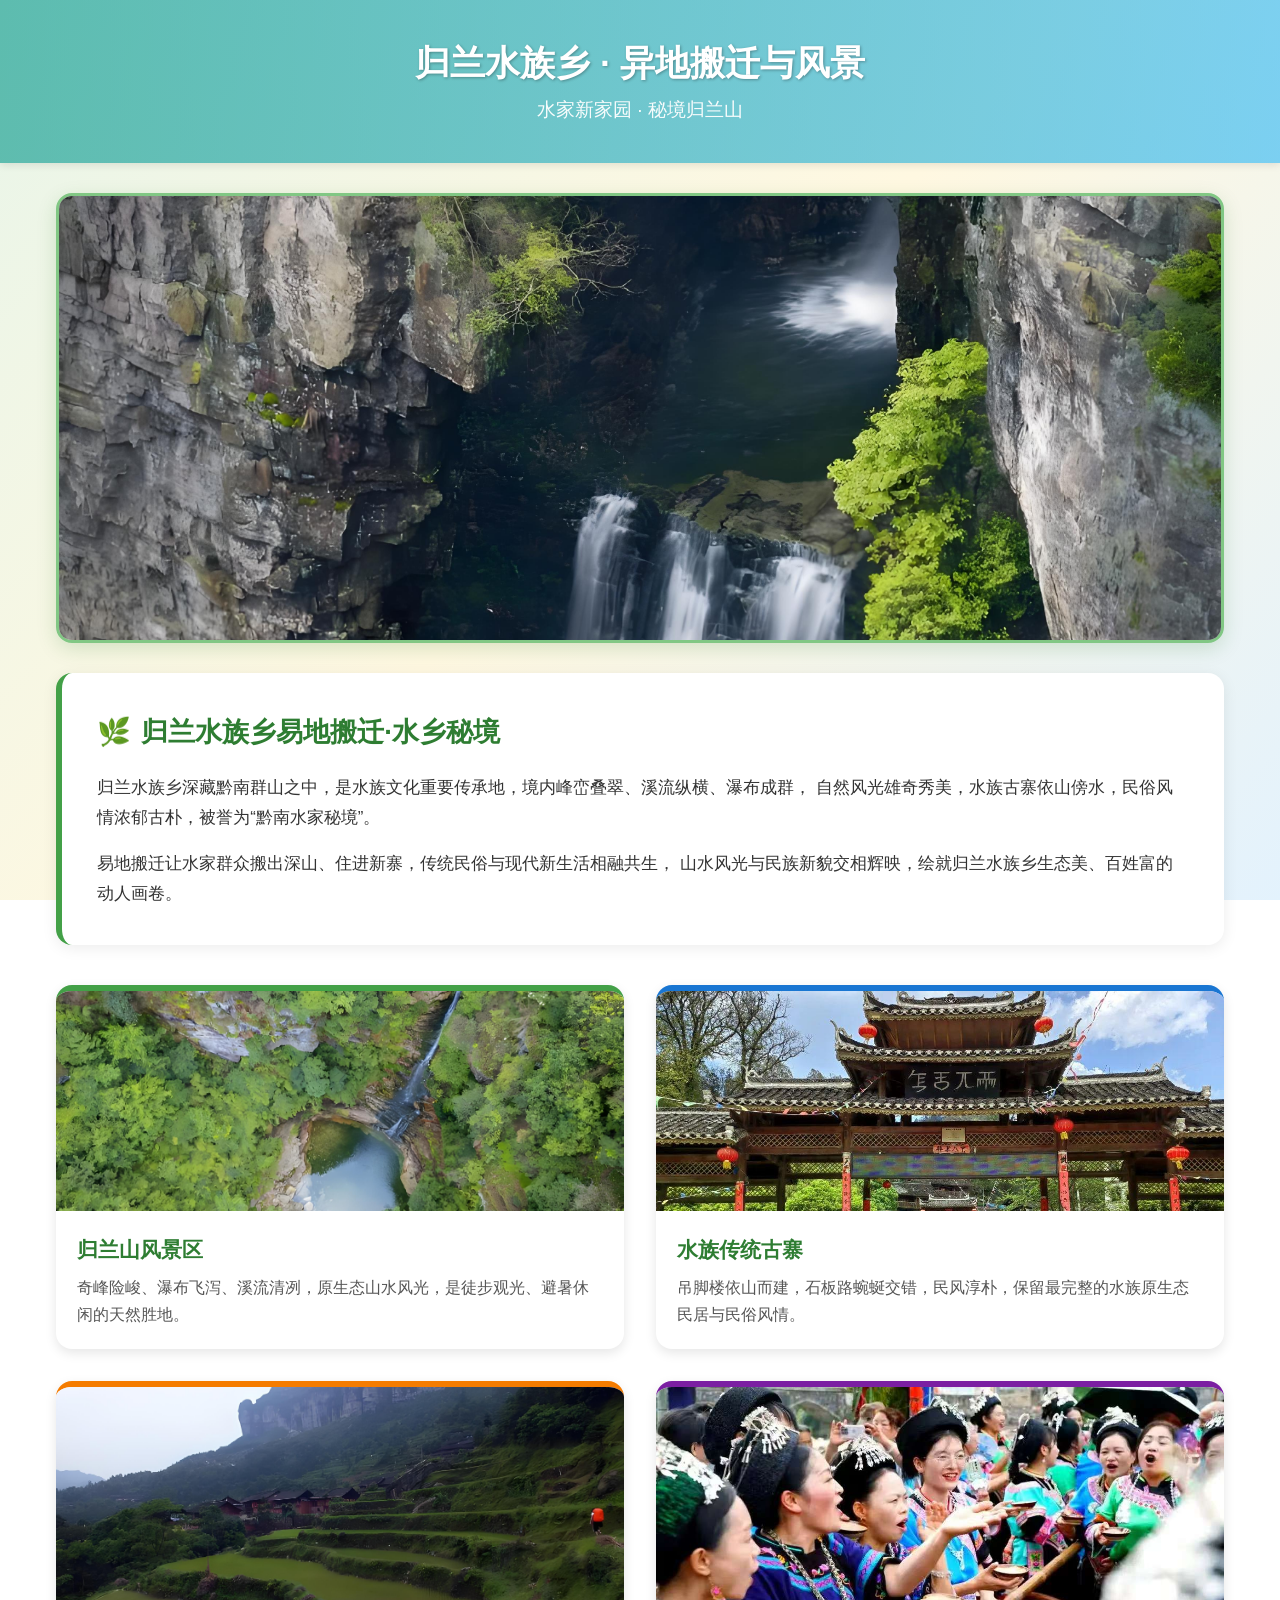
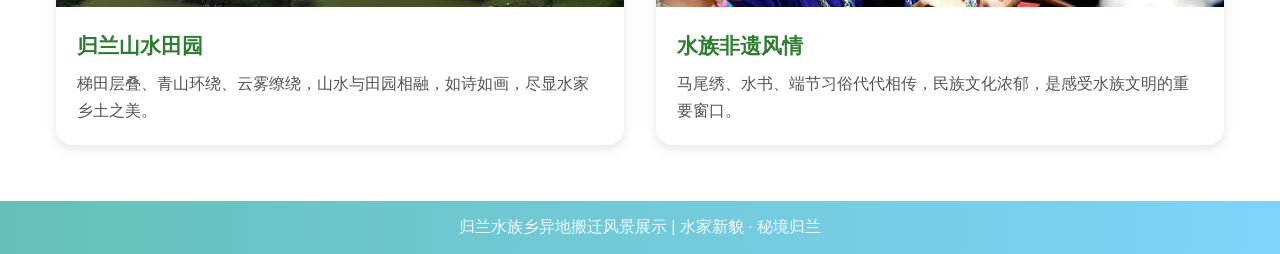
<file: guilanfengjing/index.html>
<!DOCTYPE html>
<html lang="zh-CN">
<head>
  <meta charset="UTF-8" />
  <meta name="viewport" content="width=device-width, initial-scale=1.0">
  <title>归兰水族乡· 异地搬迁与风景</title>
  <style>
    * {
      margin: 0;
      padding: 0;
      box-sizing: border-box;
      font-family: "Microsoft YaHei", sans-serif;
    }

    /* 背景：从江主题渐变+纹理感 */
    body {
      background: linear-gradient(135deg, #e8f5e9 0%, #fff8e1 50%, #e3f2fd 100%);
      background-attachment: fixed;
      color: #333;
    }

    /* 头部：蓝绿渐变，带装饰 */
    header {
  /* 改成：半透明蓝绿渐变，降低饱和度，融入背景 */
  background: linear-gradient(to right, rgba(0, 150, 136, 0.6), rgba(41, 182, 246, 0.6));
  color: white;
  text-align: center;
  padding: 2.5rem 1rem;
  box-shadow: 0 2px 8px rgba(0,0,0,0.1); /* 阴影也减淡，更轻薄 */
}

    header h1 {
      font-size: 2.2rem;
      margin-bottom: 0.6rem;
      text-shadow: 1px 1px 3px rgba(0,0,0,0.3);
    }

    header p {
      font-size: 1.2rem;
      opacity: 0.95;
    }

    .container {
      max-width: 1200px;
      margin: 0 auto;
      padding: 0 1rem;
    }

    /* 轮播图：圆角+阴影+绿色边框 */
    .banner {
      width: 100%;
      height: 450px;
      position: relative;
      overflow: hidden;
      margin: 30px auto;
      border-radius: 16px;
      box-shadow: 0 6px 20px rgba(0,100,0,0.15);
      border: 3px solid #81c784;
    }

    .banner img {
      width: 100%;
      height: 100%;
      object-fit: cover;
      position: absolute;
      opacity: 0;
      transition: opacity 1.5s ease;
    }

    .banner img.active {
      opacity: 1;
    }

    /* 介绍板块：米白+浅绿边框，层次分明 */
    .intro {
      background: #ffffff;
      padding: 2.2rem;
      border-radius: 16px;
      margin-bottom: 2.5rem;
      box-shadow: 0 3px 15px rgba(0,0,0,0.08);
      border-left: 6px solid #43a047;
      line-height: 1.8;
      font-size: 1.05rem;
    }

    .intro h2 {
      color: #2e7d32;
      margin-bottom: 1rem;
      font-size: 1.7rem;
      display: flex;
      align-items: center;
    }

    .intro h2::before {
      content: "🌿";
      margin-right: 10px;
    }

    /* 卡片布局：多色卡片，区分主题 */
    .card-box {
     display: grid;
     grid-template-columns: repeat(2, 1fr); /* 强制一行2个，平分宽度 */
     gap: 2rem;
     margin-bottom: 3.5rem;
    }

    .card {
      background: white;
      border-radius: 16px;
      overflow: hidden;
      box-shadow: 0 4px 12px rgba(0,0,0,0.1);
      transition: all 0.3s ease;
    }

    .card:hover {
      transform: translateY(-8px);
      box-shadow: 0 8px 20px rgba(0,100,0,0.2);
    }

    /* 卡片顶部彩色条，区分不同主题 */
    .card:nth-child(1) { border-top: 6px solid #43a047; } /* 生态绿 */
    .card:nth-child(2) { border-top: 6px solid #1976d2; } /* 新居蓝 */
    .card:nth-child(3) { border-top: 6px solid #f57c00; } /* 民俗橙 */
    .card:nth-child(4) { border-top: 6px solid #7b1fa2; } /* 产业紫 */

    .card img {
      width: 100%;
      height: 220px;
      object-fit: cover;
    }

    .card-text {
      padding: 1.3rem;
    }

    .card-text h3 {
      color: #2e7d32;
      margin-bottom: 0.7rem;
      font-size: 1.3rem;
    }

    .card-text p {
      color: #555;
      line-height: 1.7;
      font-size: 0.98rem;
    }

    /* 页脚：侗族主题深色，带装饰 */
    footer {
  background: linear-gradient(to right, rgba(0, 150, 136, 0.6), rgba(41, 182, 246, 0.6));
  /* 下面你原来所有的代码 原封不动保留，一个字都不用改 */
  color: white;
  text-align: center;
  padding: 1rem;
  margin-top: 2rem;
}

    footer p {
      opacity: 0.9;
    }
  </style>
</head>

<body>
  <header>
    <h1>归兰水族乡 · 异地搬迁与风景</h1>
    <p>水家新家园 · 秘境归兰山</p >
  </header>

  <div class="container">
    <!-- 轮播图：归兰主题图片 -->
    <div class="banner" id="banner">
      <img src="img/图1.jpg" class="active" alt="归兰山瀑布">
      <img src="img/图2.jpg" alt="归兰水族村寨">
     
      <img src="img/图3.jpg" alt="归兰山水风光">
    </div>

    <!-- 介绍板块：归兰搬迁与风景 -->
    <section class="intro">
      <h2>归兰水族乡易地搬迁·水乡秘境</h2>
      <p>
        归兰水族乡深藏黔南群山之中，是水族文化重要传承地，境内峰峦叠翠、溪流纵横、瀑布成群，
        自然风光雄奇秀美，水族古寨依山傍水，民俗风情浓郁古朴，被誉为“黔南水家秘境”。
      </p >
      <p style="margin-top:1rem;">
    易地搬迁让水家群众搬出深山、住进新寨，传统民俗与现代新生活相融共生，
    山水风光与民族新貌交相辉映，绘就归兰水族乡生态美、百姓富的动人画卷。   
      </p >
    </section>

    <div class="card-box">
      <div class="card">
        <img src="img/图4.jpg" alt="归兰山风景区">
        <div class="card-text">
          <h3>归兰山风景区</h3>
          <p>奇峰险峻、瀑布飞泻、溪流清冽，原生态山水风光，是徒步观光、避暑休闲的天然胜地。</p >
        </div>
      </div>

      <div class="card">
        <img src="img/图6.jpg" alt="水族古寨风情">
        <div class="card-text">
          <h3>水族传统古寨</h3>
          <p>吊脚楼依山而建，石板路蜿蜒交错，民风淳朴，保留最完整的水族原生态民居与民俗风情。</p >
        </div>
      </div>

      <div class="card">
        <img src="img/图5.jpg" alt="归兰山水秘境">
        <div class="card-text">
          <h3>归兰山水田园</h3>
          <p>梯田层叠、青山环绕、云雾缭绕，山水与田园相融，如诗如画，尽显水家乡土之美。</p >
        </div>
      </div>

      <div class="card">
        <img src="img/图7.jpg" alt="水家民俗文化">
        <div class="card-text">
          <h3>水族非遗风情</h3>
          <p>马尾绣、水书、端节习俗代代相传，民族文化浓郁，是感受水族文明的重要窗口。</p >
        </div>
      </div>
    </div>
  </div>

  <footer>
    <p>归兰水族乡异地搬迁风景展示 | 水家新貌 · 秘境归兰</p >
  </footer>

  <script>
    // 轮播图自动切换
    const imgs = document.querySelectorAll('#banner img');
    let index = 0;

    function slide() {
      imgs[index].classList.remove('active');
      index = (index + 1) % imgs.length;
      imgs[index].classList.add('active');
    }

    setInterval(slide, 3500); // 3.5秒切换一次，节奏更舒服
  </script>
</body>
</html>
</file>
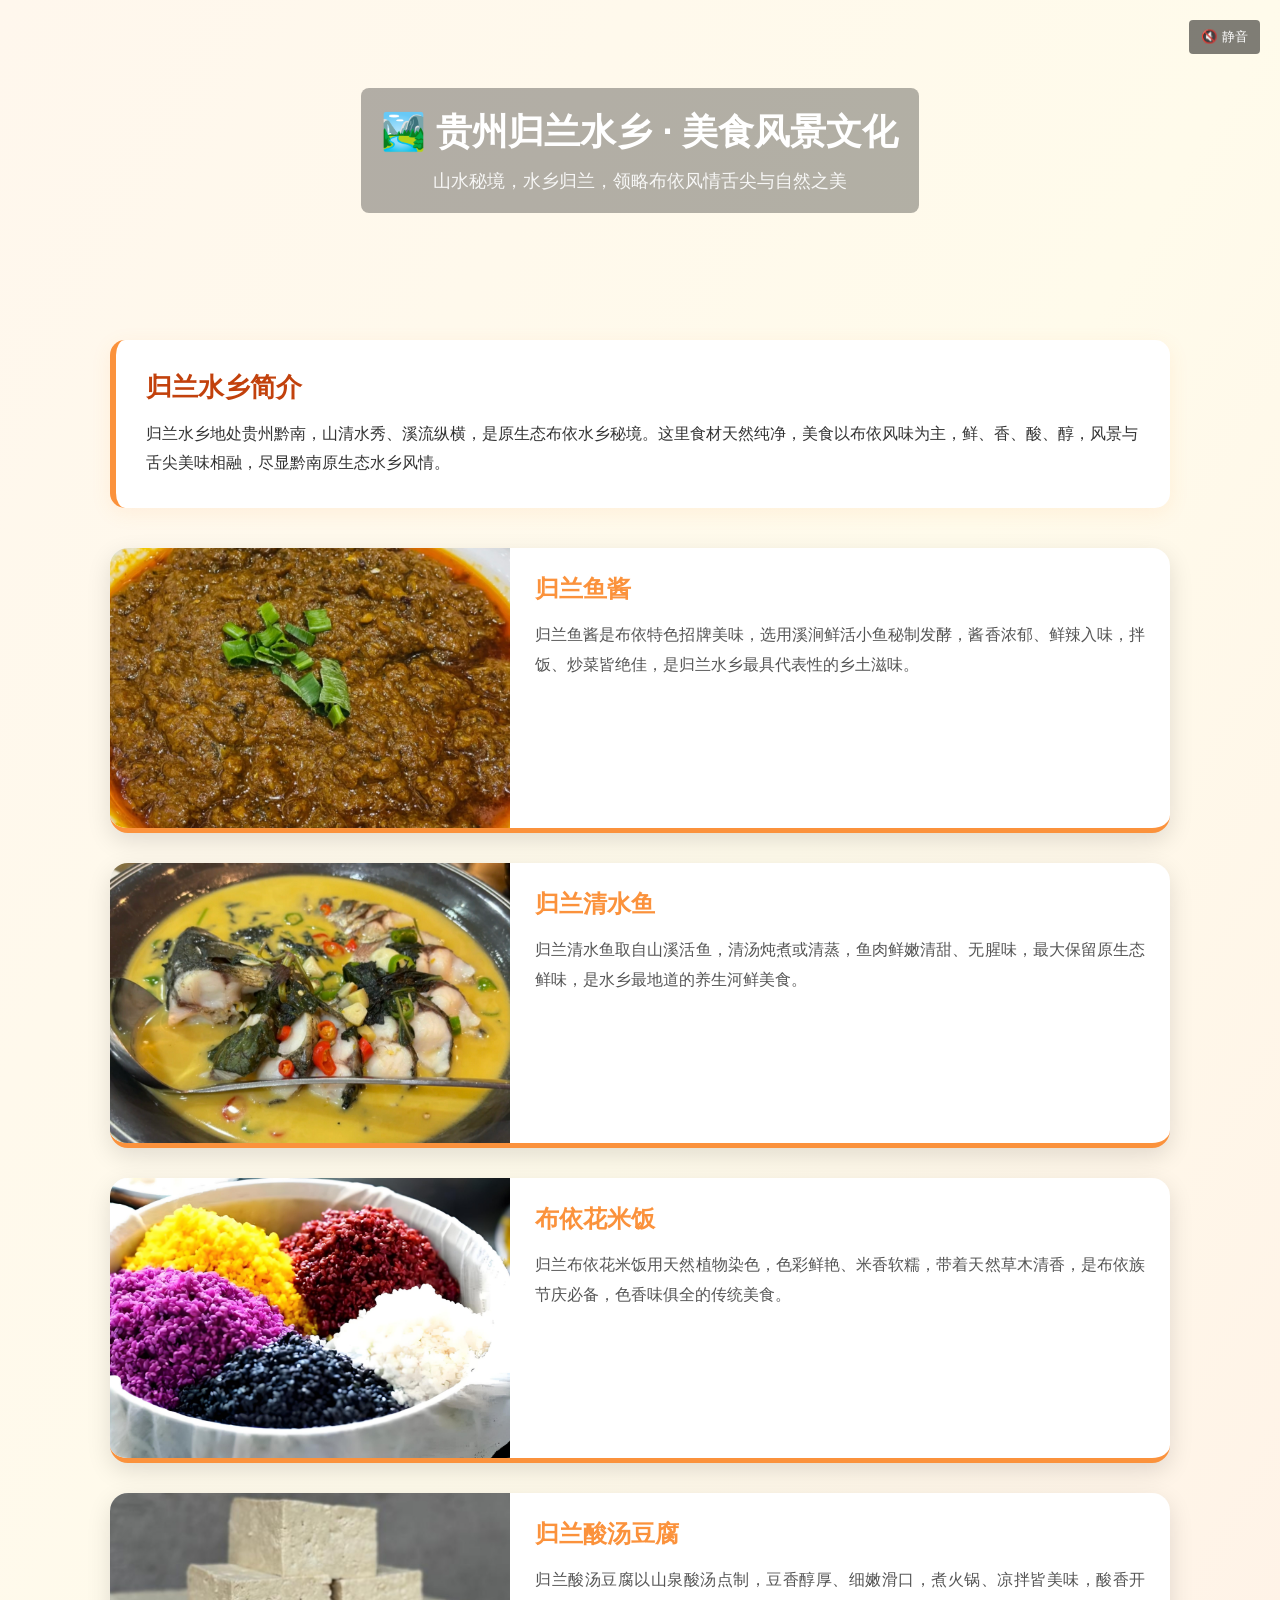
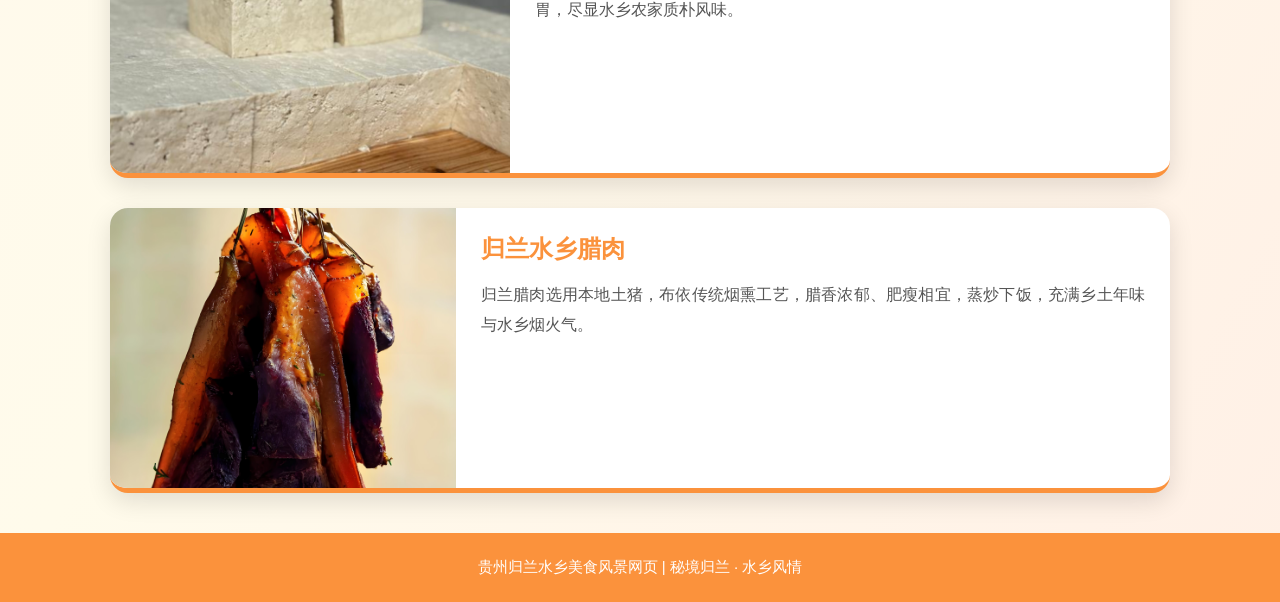
<file: guilanmeishi/index.html>
<!DOCTYPE html>
<html lang="zh-CN">
<head>
    <meta charset="UTF-8">
    <title>贵州归兰水乡特色美食风景</title>
    <link rel="stylesheet" href="css/style.css">
    <style>
        .top-header {
            position: relative;
            width: 100%;
            height: 300px;
            overflow: hidden;
            display: flex;
            flex-direction: column;
            justify-content: center;
            align-items: center;
            color: #fff;
            text-align: center;
        }

        .video-bg {
            position: absolute;
            top: 0;
            left: 0;
            width: 100%;
            height: 100%;
            z-index: 0;
            pointer-events: auto;
        }

        .video-bg video {
            width: 100%;
            height: 100%;
            object-fit: cover;
            opacity: 1;
            filter: none;
        }

        .header-text {
            position: relative;
            z-index: 1;
            background: rgba(0,0,0,0.3);
            padding: 20px;
            border-radius: 8px;
        }

        .volume-btn {
            position: absolute;
            top: 20px;
            right: 20px;
            z-index: 2;
            background: rgba(0,0,0,0.5);
            color: #fff;
            border: none;
            padding: 8px 12px;
            border-radius: 4px;
            cursor: pointer;
        }
    </style>
</head>
<body>
<header class="top-header">
    <div class="video-bg">
        <video id="bgVideo" autoplay muted loop playsinline>
            <source src="vedio/vedio.mp4" type="video/mp4">
        </video>
    </div>
    <button class="volume-btn" id="volumeBtn">🔇 静音</button>
    <div class="header-text">
        <h1>🏞️ 贵州归兰水乡 · 美食风景文化</h1>
        <p>山水秘境，水乡归兰，领略布依风情舌尖与自然之美</p>
    </div>
</header>

<div class="container">
    <div class="intro-box">
        <h2>归兰水乡简介</h2>
        <p>归兰水乡地处贵州黔南，山清水秀、溪流纵横，是原生态布依水乡秘境。这里食材天然纯净，美食以布依风味为主，鲜、香、酸、醇，风景与舌尖美味相融，尽显黔南原生态水乡风情。</p>
    </div>

    <div class="food-wrap">
        <div class="food-card">
            <img src="img/图4.jpg" alt="归兰水乡鱼酱">
            <div class="text-box">
                <h3>归兰鱼酱</h3>
                <p>归兰鱼酱是布依特色招牌美味，选用溪涧鲜活小鱼秘制发酵，酱香浓郁、鲜辣入味，拌饭、炒菜皆绝佳，是归兰水乡最具代表性的乡土滋味。</p>
            </div>
        </div>

        <div class="food-card">
            <img src="img/图3.jpg" alt="归兰清水鱼">
            <div class="text-box">
                <h3>归兰清水鱼</h3>
                <p>归兰清水鱼取自山溪活鱼，清汤炖煮或清蒸，鱼肉鲜嫩清甜、无腥味，最大保留原生态鲜味，是水乡最地道的养生河鲜美食。</p>
            </div>
        </div>

        <div class="food-card">
            <img src="img/图1.jpg" alt="归兰布依花米饭">
            <div class="text-box">
                <h3>布依花米饭</h3>
                <p>归兰布依花米饭用天然植物染色，色彩鲜艳、米香软糯，带着天然草木清香，是布依族节庆必备，色香味俱全的传统美食。</p>
            </div>
        </div>

        <div class="food-card">
            <img src="img/图5.jpg" alt="归兰酸汤豆腐">
            <div class="text-box">
                <h3>归兰酸汤豆腐</h3>
                <p>归兰酸汤豆腐以山泉酸汤点制，豆香醇厚、细嫩滑口，煮火锅、凉拌皆美味，酸香开胃，尽显水乡农家质朴风味。</p>
            </div>
        </div>

       

        <div class="food-card">
            <img src="img/图2.jpg" alt="归兰水乡腊肉">
            <div class="text-box">
                <h3>归兰水乡腊肉</h3>
                <p>归兰腊肉选用本地土猪，布依传统烟熏工艺，腊香浓郁、肥瘦相宜，蒸炒下饭，充满乡土年味与水乡烟火气。</p>
            </div>
        </div>
    </div>
</div>

<footer>
    <p>贵州归兰水乡美食风景网页 | 秘境归兰 · 水乡风情</p>
</footer>

<script>
    const video = document.getElementById('bgVideo');
    const volumeBtn = document.getElementById('volumeBtn');
    volumeBtn.addEventListener('click', () => {
        if (video.muted) {
            video.muted = false;
            volumeBtn.textContent = '🔊 有声';
        } else {
            video.muted = true;
            volumeBtn.textContent = '🔇 静音';
        }
    });
</script>
</body>
</html>
</file>
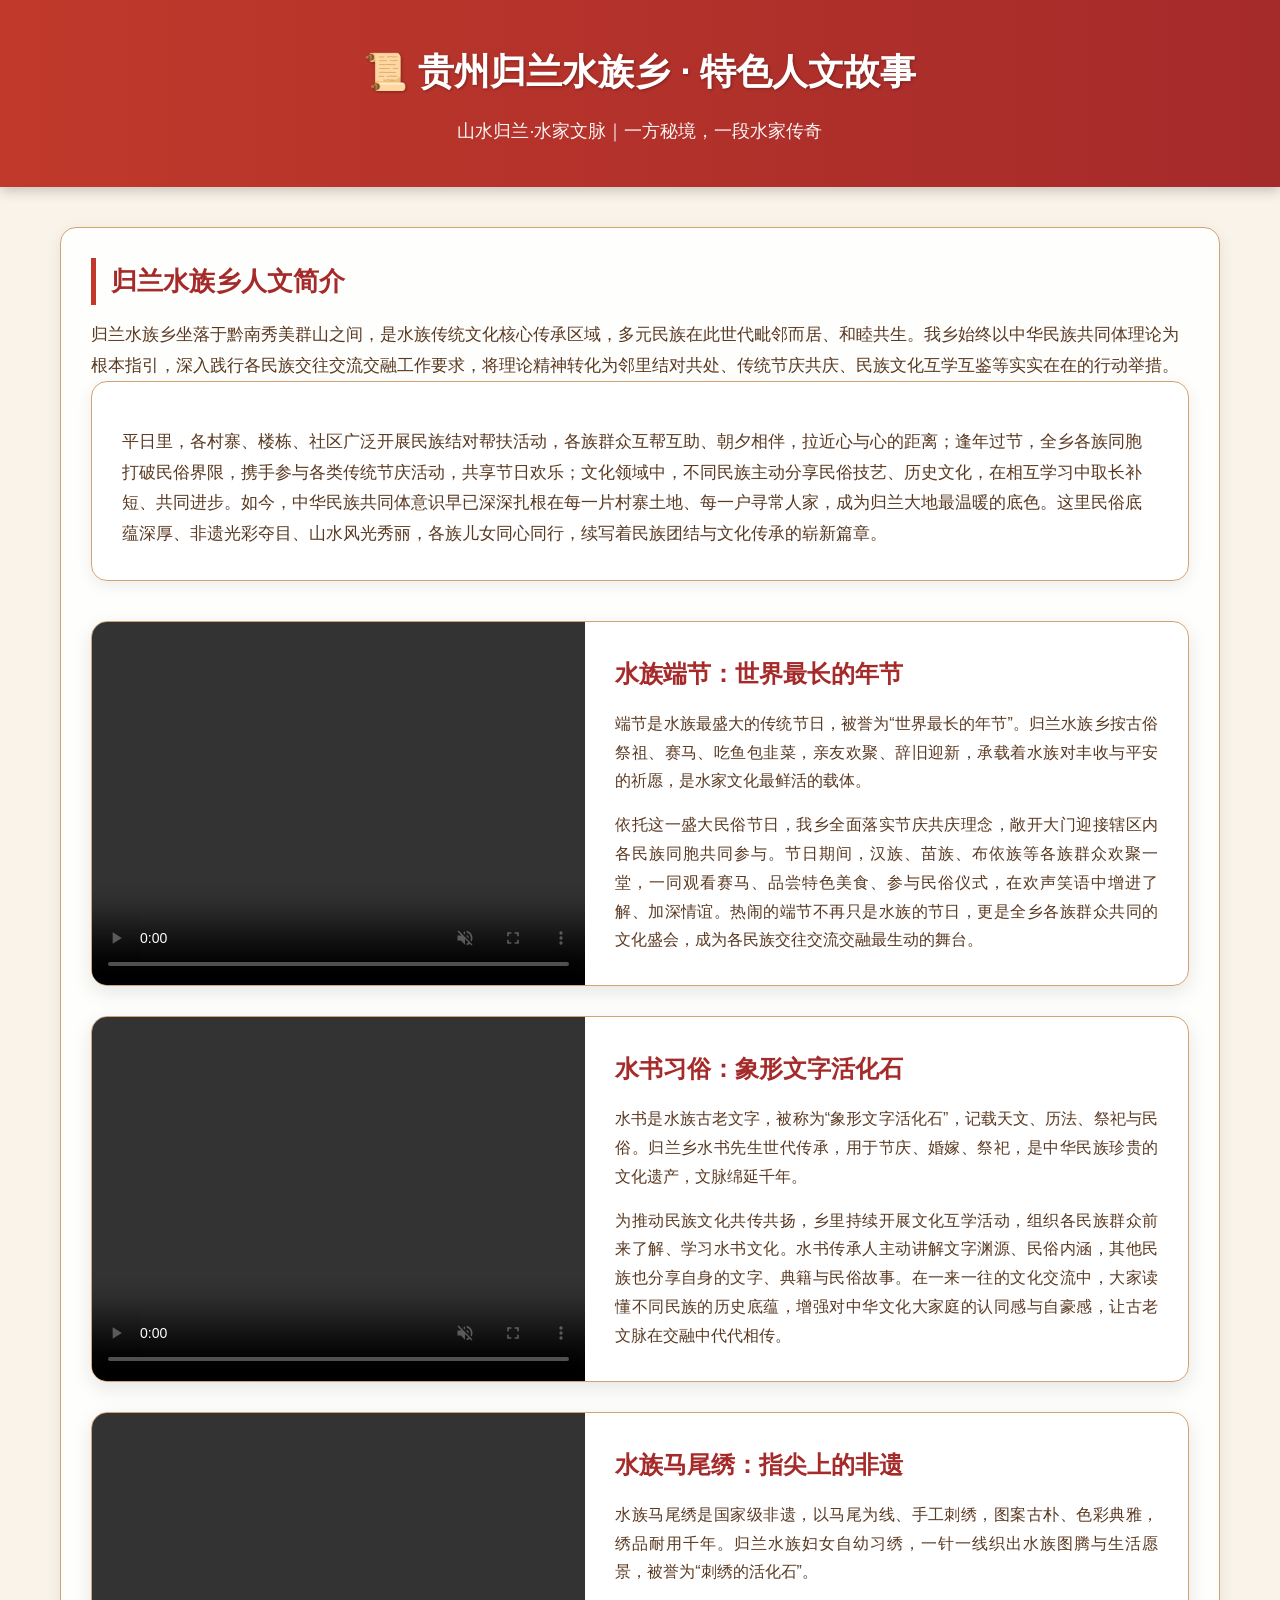
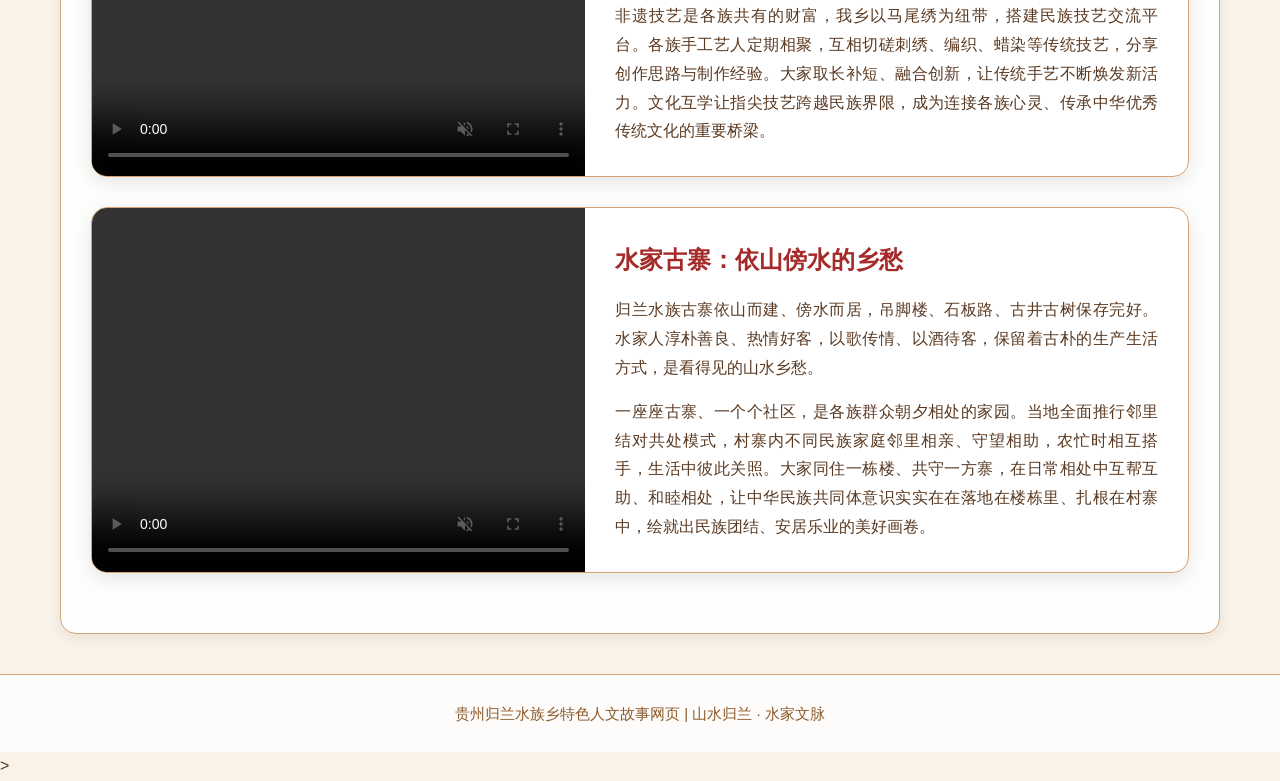
<file: guilanrenwen/index.html>
<!DOCTYPE html>
<html lang="zh-CN">
<head>
    <meta charset="UTF-8">
    <title>贵州归兰水族乡 · 特色人文故事</title>
    <style>
        * {
            margin: 0;
            padding: 0;
            box-sizing: border-box;
            font-family: "微软雅黑", sans-serif;
        }

        body {
            /* 改成你要的国风米白底色 */
            background: #f9f3e9;
            color: #5a3921;
            line-height: 1.8;
            background-image: url(""); /* 可以自己加古风山水底纹 */
        }

        /* 顶部标题栏，改成红棕国风配色 */
        .header-banner {
            background: linear-gradient(90deg, #c0392b, #a52a2a);
            color: white;
            text-align: center;
            padding: 40px 20px;
            box-shadow: 0 4px 12px rgba(0,0,0,0.2);
        }

        .header-banner h1 {
            font-size: 36px;
            margin-bottom: 10px;
            text-shadow: 1px 1px 3px rgba(0,0,0,0.3);
        }

        .header-banner p {
            font-size: 18px;
            opacity: 0.95;
        }

        .container {
            max-width: 1200px;
            margin: 40px auto;
            padding: 0 20px;
        }

        /* 简介模块，国风米白卡片 */
        .intro-section {
            background: rgba(255,255,255,0.9);
            border-radius: 16px;
            padding: 30px;
            margin-bottom: 40px;
            box-shadow: 0 4px 16px rgba(0,0,0,0.08);
            border: 1px solid #d4a373;
        }

        .intro-section h2 {
            color: #a52a2a;
            font-size: 26px;
            margin-bottom: 15px;
            border-left: 5px solid #c0392b;
            padding-left: 15px;
        }

        .intro-section p {
            font-size: 17px;
            color: #5a3921;
        }

        /* 景点卡片，国风浅棕调 */
        .scenery-item {
            display: flex;
            background: rgba(255,255,255,0.95);
            border-radius: 16px;
            overflow: hidden;
            margin-bottom: 30px;
            box-shadow: 0 6px 20px rgba(0,0,0,0.1);
            transition: transform 0.3s ease;
            border: 1px solid #d4a373;
        }

        .scenery-item:hover {
            transform: translateY(-5px);
        }

        .scenery-video {
            width: 45%;
            background: #f5e8d8;
            display: flex;
            align-items: center;
            justify-content: center;
        }

        .scenery-video video {
            width: 100%;
            height: 100%;
            object-fit: cover;
        }

        .scenery-text {
            width: 55%;
            padding: 30px;
        }

        .scenery-text h3 {
            font-size: 24px;
            color: #a52a2a;
            margin-bottom: 15px;
        }

        .scenery-text p {
            font-size: 16px;
            color: #5a3921;
            text-align: justify;
        }

        footer {
            text-align: center;
            padding: 25px;
            color: #8b5a2b;
            background: rgba(255,255,255,0.8);
            font-size: 15px;
            border-top: 1px solid #d4a373;
        }
    </style>
</head>
<body>
    <div class="header-banner">
        <h1>📜 贵州归兰水族乡 · 特色人文故事</h1>
        <p>山水归兰·水家文脉｜一方秘境，一段水家传奇</p >
    </div>

    <div class="container">
        <div class="intro-section">
            <h2>归兰水族乡人文简介</h2>
    <p>归兰水族乡坐落于黔南秀美群山之间，是水族传统文化核心传承区域，多元民族在此世代毗邻而居、和睦共生。我乡始终以中华民族共同体理论为根本指引，深入践行各民族交往交流交融工作要求，将理论精神转化为邻里结对共处、传统节庆共庆、民族文化互学互鉴等实实在在的行动举措。</p >
    	<div class="intro-section">
     <p style="margin-top:15px;">平日里，各村寨、楼栋、社区广泛开展民族结对帮扶活动，各族群众互帮互助、朝夕相伴，拉近心与心的距离；逢年过节，全乡各族同胞打破民俗界限，携手参与各类传统节庆活动，共享节日欢乐；文化领域中，不同民族主动分享民俗技艺、历史文化，在相互学习中取长补短、共同进步。如今，中华民族共同体意识早已深深扎根在每一片村寨土地、每一户寻常人家，成为归兰大地最温暖的底色。这里民俗底蕴深厚、非遗光彩夺目、山水风光秀丽，各族儿女同心同行，续写着民族团结与文化传承的崭新篇章。</p >
        </div>

        <!-- 1 水族端节：最长的年节 -->
        <div class="scenery-item">
            <div class="scenery-video">
                <video controls muted loop playsinline>
                    <source src="video/video2.mp4" type="video/mp4">
                </video>
            </div>
            <div class="scenery-text">
                <h3>水族端节：世界最长的年节</h3>
    <p>端节是水族最盛大的传统节日，被誉为“世界最长的年节”。归兰水族乡按古俗祭祖、赛马、吃鱼包韭菜，亲友欢聚、辞旧迎新，承载着水族对丰收与平安的祈愿，是水家文化最鲜活的载体。</p >
    <p style="margin-top:15px;">依托这一盛大民俗节日，我乡全面落实节庆共庆理念，敞开大门迎接辖区内各民族同胞共同参与。节日期间，汉族、苗族、布依族等各族群众欢聚一堂，一同观看赛马、品尝特色美食、参与民俗仪式，在欢声笑语中增进了解、加深情谊。热闹的端节不再只是水族的节日，更是全乡各族群众共同的文化盛会，成为各民族交往交流交融最生动的舞台。</p >
            </div>
        </div>
 

        <!-- 2 水书习俗：象形文字活化石 -->
        <div class="scenery-item">
            <div class="scenery-video">
                <video controls muted loop playsinline>
                    <source src="video/video1.mp4" type="video/mp4">
                </video>
            </div>
            <div class="scenery-text">
                <h3>水书习俗：象形文字活化石</h3>
                <p>水书是水族古老文字，被称为“象形文字活化石”，记载天文、历法、祭祀与民俗。归兰乡水书先生世代传承，用于节庆、婚嫁、祭祀，是中华民族珍贵的文化遗产，文脉绵延千年。</p >
    <p style="margin-top:15px;">为推动民族文化共传共扬，乡里持续开展文化互学活动，组织各民族群众前来了解、学习水书文化。水书传承人主动讲解文字渊源、民俗内涵，其他民族也分享自身的文字、典籍与民俗故事。在一来一往的文化交流中，大家读懂不同民族的历史底蕴，增强对中华文化大家庭的认同感与自豪感，让古老文脉在交融中代代相传。</p >
            </div>
        </div>

        <!-- 4 水族马尾绣：指尖上的非遗 -->
        <div class="scenery-item">
            <div class="scenery-video">
                <video controls muted loop playsinline>
                    <source src="video/video.mp4" type="video/mp4">
                </video>
            </div>
            <div class="scenery-text">
                <h3>水族马尾绣：指尖上的非遗</h3>
                <p>水族马尾绣是国家级非遗，以马尾为线、手工刺绣，图案古朴、色彩典雅，绣品耐用千年。归兰水族妇女自幼习绣，一针一线织出水族图腾与生活愿景，被誉为“刺绣的活化石”。</p >
    <p style="margin-top:15px;">非遗技艺是各族共有的财富，我乡以马尾绣为纽带，搭建民族技艺交流平台。各族手工艺人定期相聚，互相切磋刺绣、编织、蜡染等传统技艺，分享创作思路与制作经验。大家取长补短、融合创新，让传统手艺不断焕发新活力。文化互学让指尖技艺跨越民族界限，成为连接各族心灵、传承中华优秀传统文化的重要桥梁。</p >
            </div>
        </div>

        <!-- 5 水家古寨：依山傍水的乡愁 -->
        <div class="scenery-item">
            <div class="scenery-video">
                <video controls muted loop playsinline>
                    <source src="video/video3.mp4" type="video/mp4">
                </video>
            </div>
            <div class="scenery-text">
                <h3>水家古寨：依山傍水的乡愁</h3>
                <p>归兰水族古寨依山而建、傍水而居，吊脚楼、石板路、古井古树保存完好。水家人淳朴善良、热情好客，以歌传情、以酒待客，保留着古朴的生产生活方式，是看得见的山水乡愁。</p >
    <p style="margin-top:15px;">一座座古寨、一个个社区，是各族群众朝夕相处的家园。当地全面推行邻里结对共处模式，村寨内不同民族家庭邻里相亲、守望相助，农忙时相互搭手，生活中彼此关照。大家同住一栋楼、共守一方寨，在日常相处中互帮互助、和睦相处，让中华民族共同体意识实实在在落地在楼栋里、扎根在村寨中，绘就出民族团结、安居乐业的美好画卷。</p >
            </div>
        </div>
    </div>
</div>
    <footer>
        <p>贵州归兰水族乡特色人文故事网页 | 山水归兰 · 水家文脉</p >
    </footer>
</body>
</html>
>
</file>
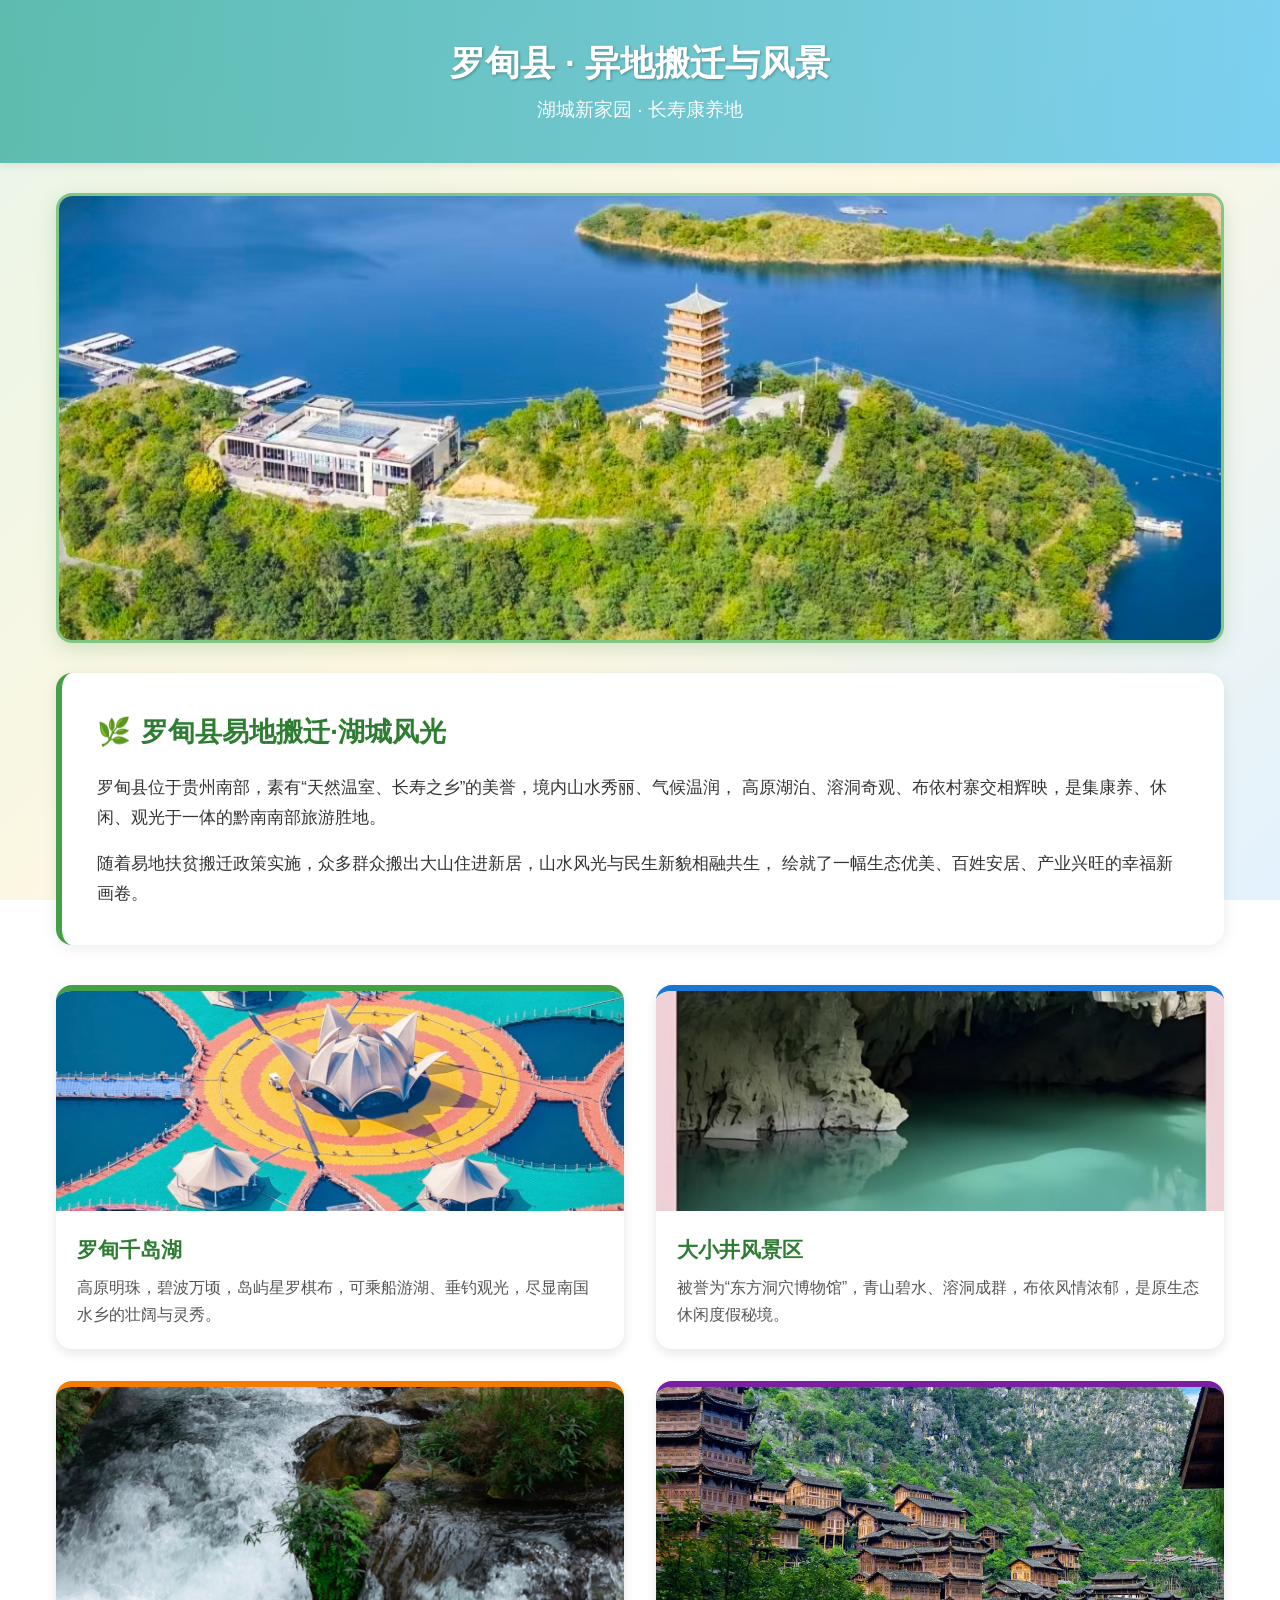
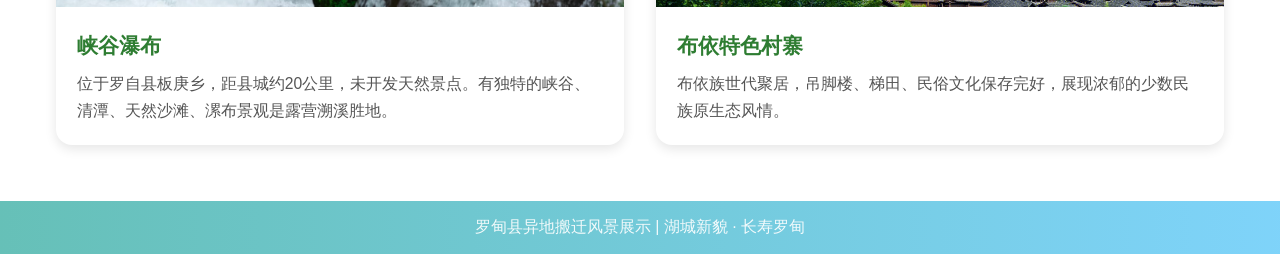
<file: luodianfengjing/index.html>
<!DOCTYPE html>
<html lang="zh-CN">
<head>
  <meta charset="UTF-8" />
  <meta name="viewport" content="width=device-width, initial-scale=1.0">
  <title>罗甸县· 异地搬迁与风景</title>
  <style>
    * {
      margin: 0;
      padding: 0;
      box-sizing: border-box;
      font-family: "Microsoft YaHei", sans-serif;
    }

    /* 背景：从江主题渐变+纹理感 */
    body {
      background: linear-gradient(135deg, #e8f5e9 0%, #fff8e1 50%, #e3f2fd 100%);
      background-attachment: fixed;
      color: #333;
    }

    /* 头部：蓝绿渐变，带装饰 */
    header {
  /* 改成：半透明蓝绿渐变，降低饱和度，融入背景 */
  background: linear-gradient(to right, rgba(0, 150, 136, 0.6), rgba(41, 182, 246, 0.6));
  color: white;
  text-align: center;
  padding: 2.5rem 1rem;
  box-shadow: 0 2px 8px rgba(0,0,0,0.1); /* 阴影也减淡，更轻薄 */
}

    header h1 {
      font-size: 2.2rem;
      margin-bottom: 0.6rem;
      text-shadow: 1px 1px 3px rgba(0,0,0,0.3);
    }

    header p {
      font-size: 1.2rem;
      opacity: 0.95;
    }

    .container {
      max-width: 1200px;
      margin: 0 auto;
      padding: 0 1rem;
    }

    /* 轮播图：圆角+阴影+绿色边框 */
    .banner {
      width: 100%;
      height: 450px;
      position: relative;
      overflow: hidden;
      margin: 30px auto;
      border-radius: 16px;
      box-shadow: 0 6px 20px rgba(0,100,0,0.15);
      border: 3px solid #81c784;
    }

    .banner img {
      width: 100%;
      height: 100%;
      object-fit: cover;
      position: absolute;
      opacity: 0;
      transition: opacity 1.5s ease;
    }

    .banner img.active {
      opacity: 1;
    }

    /* 介绍板块：米白+浅绿边框，层次分明 */
    .intro {
      background: #ffffff;
      padding: 2.2rem;
      border-radius: 16px;
      margin-bottom: 2.5rem;
      box-shadow: 0 3px 15px rgba(0,0,0,0.08);
      border-left: 6px solid #43a047;
      line-height: 1.8;
      font-size: 1.05rem;
    }

    .intro h2 {
      color: #2e7d32;
      margin-bottom: 1rem;
      font-size: 1.7rem;
      display: flex;
      align-items: center;
    }

    .intro h2::before {
      content: "🌿";
      margin-right: 10px;
    }

    /* 卡片布局：多色卡片，区分主题 */
    .card-box {
     display: grid;
     grid-template-columns: repeat(2, 1fr); /* 强制一行2个，平分宽度 */
     gap: 2rem;
     margin-bottom: 3.5rem;
    }

    .card {
      background: white;
      border-radius: 16px;
      overflow: hidden;
      box-shadow: 0 4px 12px rgba(0,0,0,0.1);
      transition: all 0.3s ease;
    }

    .card:hover {
      transform: translateY(-8px);
      box-shadow: 0 8px 20px rgba(0,100,0,0.2);
    }

    /* 卡片顶部彩色条，区分不同主题 */
    .card:nth-child(1) { border-top: 6px solid #43a047; } /* 生态绿 */
    .card:nth-child(2) { border-top: 6px solid #1976d2; } /* 新居蓝 */
    .card:nth-child(3) { border-top: 6px solid #f57c00; } /* 民俗橙 */
    .card:nth-child(4) { border-top: 6px solid #7b1fa2; } /* 产业紫 */

    .card img {
      width: 100%;
      height: 220px;
      object-fit: cover;
    }

    .card-text {
      padding: 1.3rem;
    }

    .card-text h3 {
      color: #2e7d32;
      margin-bottom: 0.7rem;
      font-size: 1.3rem;
    }

    .card-text p {
      color: #555;
      line-height: 1.7;
      font-size: 0.98rem;
    }

    /* 页脚：侗族主题深色，带装饰 */
    footer {
  background: linear-gradient(to right, rgba(0, 150, 136, 0.6), rgba(41, 182, 246, 0.6));
  /* 下面你原来所有的代码 原封不动保留，一个字都不用改 */
  color: white;
  text-align: center;
  padding: 1rem;
  margin-top: 2rem;
}

    footer p {
      opacity: 0.9;
    }
  </style>
</head>

<body>
  <header>
    <h1>罗甸县 · 异地搬迁与风景</h1>
    <p>湖城新家园 · 长寿康养地</p >
  </header>

  <div class="container">
    <!-- 轮播图：罗甸主题图片 -->
    <div class="banner" id="banner">
      <img src="img/图3.jpg" class="active" alt="罗甸千岛湖">
      <img src="img/图2.jpg" alt="大小井风景区">
      <img src="img/图11.jpg" alt="石门坎">
      <img src="img/图5.jpg" alt="罗甸田园风光">
    </div>

    <!-- 介绍板块：罗甸搬迁与风景 -->
    <section class="intro">
      <h2>罗甸县易地搬迁·湖城风光</h2>
      <p>
        罗甸县位于贵州南部，素有“天然温室、长寿之乡”的美誉，境内山水秀丽、气候温润，
        高原湖泊、溶洞奇观、布依村寨交相辉映，是集康养、休闲、观光于一体的黔南南部旅游胜地。
      </p >
      <p style="margin-top:1rem;">
    随着易地扶贫搬迁政策实施，众多群众搬出大山住进新居，山水风光与民生新貌相融共生，
    绘就了一幅生态优美、百姓安居、产业兴旺的幸福新画卷。   
      </p >
    </section>

    <div class="card-box">
      <div class="card">
        <img src="img/图10.jpg" alt="罗甸千岛湖">
        <div class="card-text">
          <h3>罗甸千岛湖</h3>
          <p>高原明珠，碧波万顷，岛屿星罗棋布，可乘船游湖、垂钓观光，尽显南国水乡的壮阔与灵秀。</p >
        </div>
      </div>

      <div class="card">
        <img src="img/图4.jpg" alt="大小井风景区">
        <div class="card-text">
          <h3>大小井风景区</h3>
          <p>被誉为“东方洞穴博物馆”，青山碧水、溶洞成群，布依风情浓郁，是原生态休闲度假秘境。</p >
        </div>
      </div>

      <div class="card">
        <img src="img/图7.jpg" alt="石门坎">
        <div class="card-text">
          <h3>峡谷瀑布</h3>
          <p>位于罗自县板庚乡，距县城约20公里，未开发天然景点。有独特的峡谷、清潭、天然沙滩、漯布景观是露营溯溪胜地。</p >
        </div>
      </div>

      <div class="card">
        <img src="img/图8.png" alt="布依风情村寨">
        <div class="card-text">
          <h3>布依特色村寨</h3>
          <p>布依族世代聚居，吊脚楼、梯田、民俗文化保存完好，展现浓郁的少数民族原生态风情。</p >
        </div>
      </div>
    </div>
  </div>

  <footer>
    <p>罗甸县异地搬迁风景展示 | 湖城新貌 · 长寿罗甸</p >
  </footer>

  <script>
    // 轮播图自动切换
    const imgs = document.querySelectorAll('#banner img');
    let index = 0;

    function slide() {
      imgs[index].classList.remove('active');
      index = (index + 1) % imgs.length;
      imgs[index].classList.add('active');
    }

    setInterval(slide, 3500); // 3.5秒切换一次，节奏更舒服
  </script>
</body>
</html>
</file>
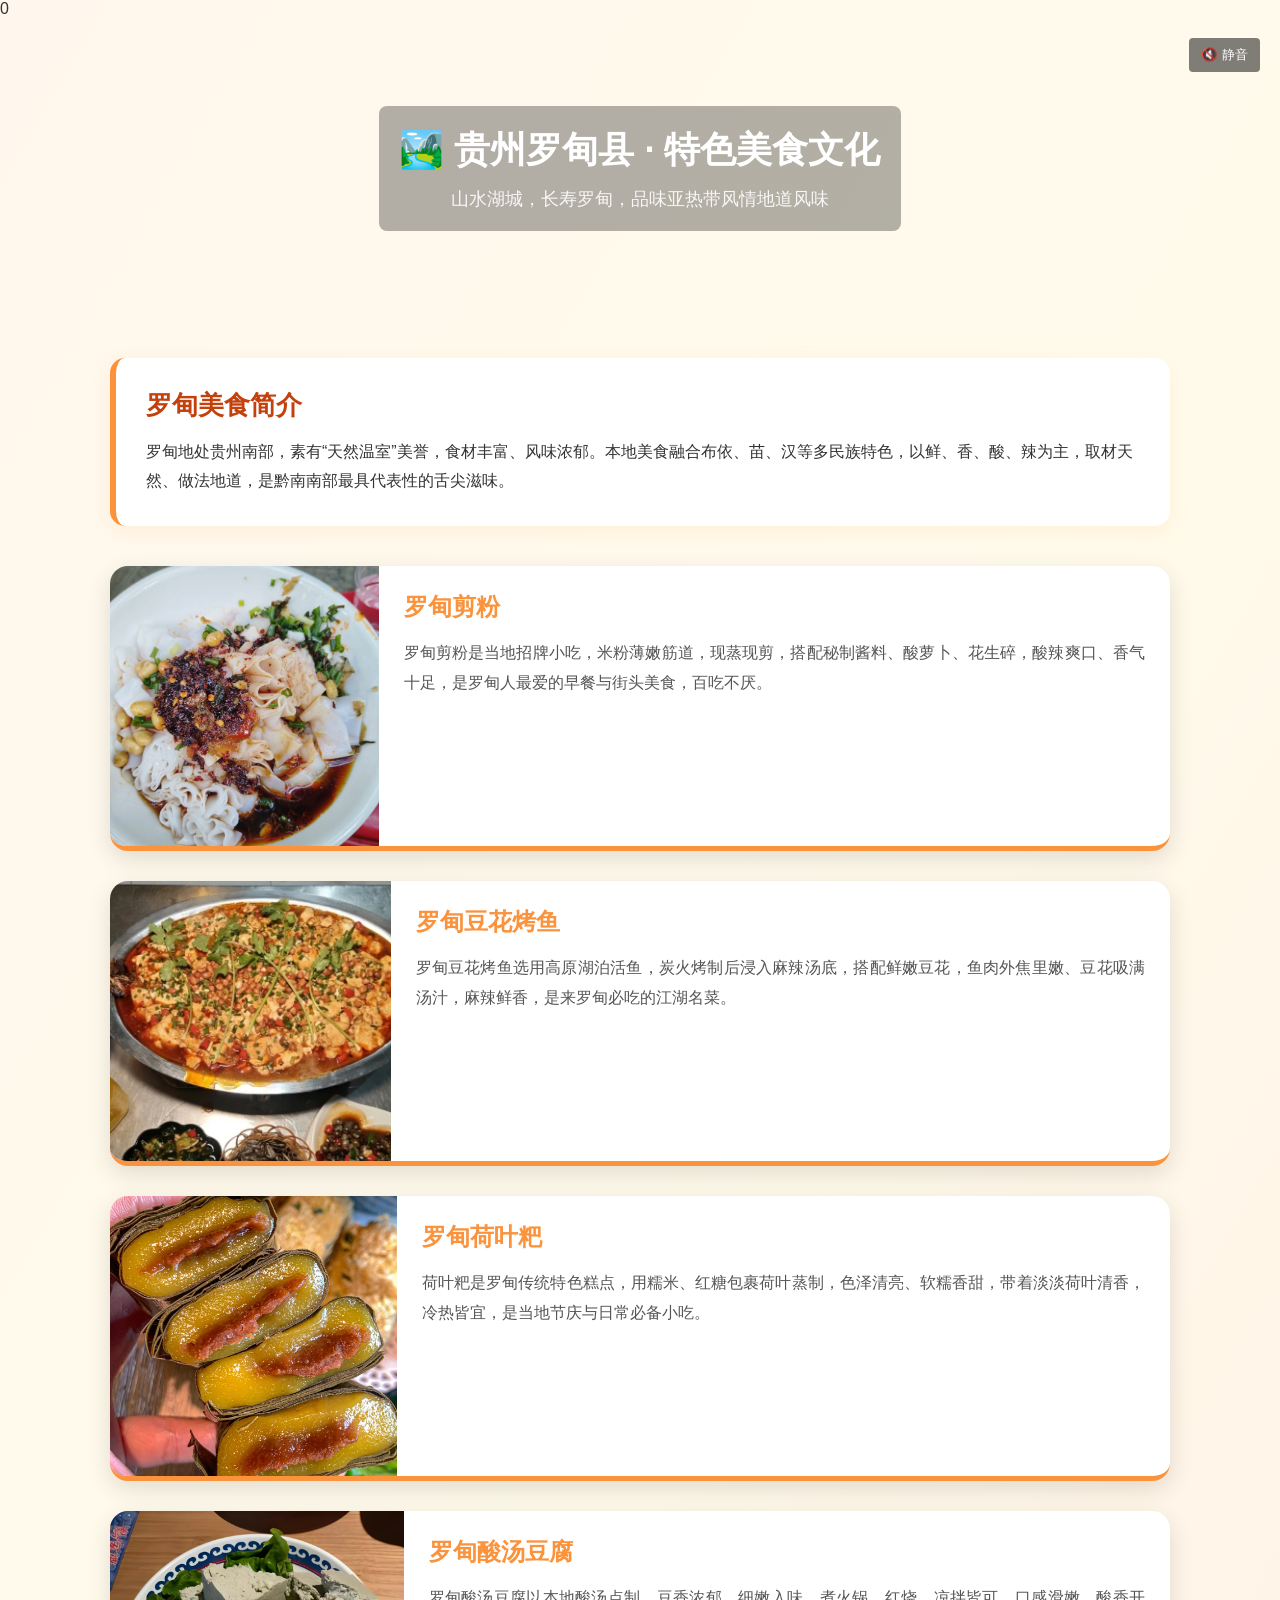
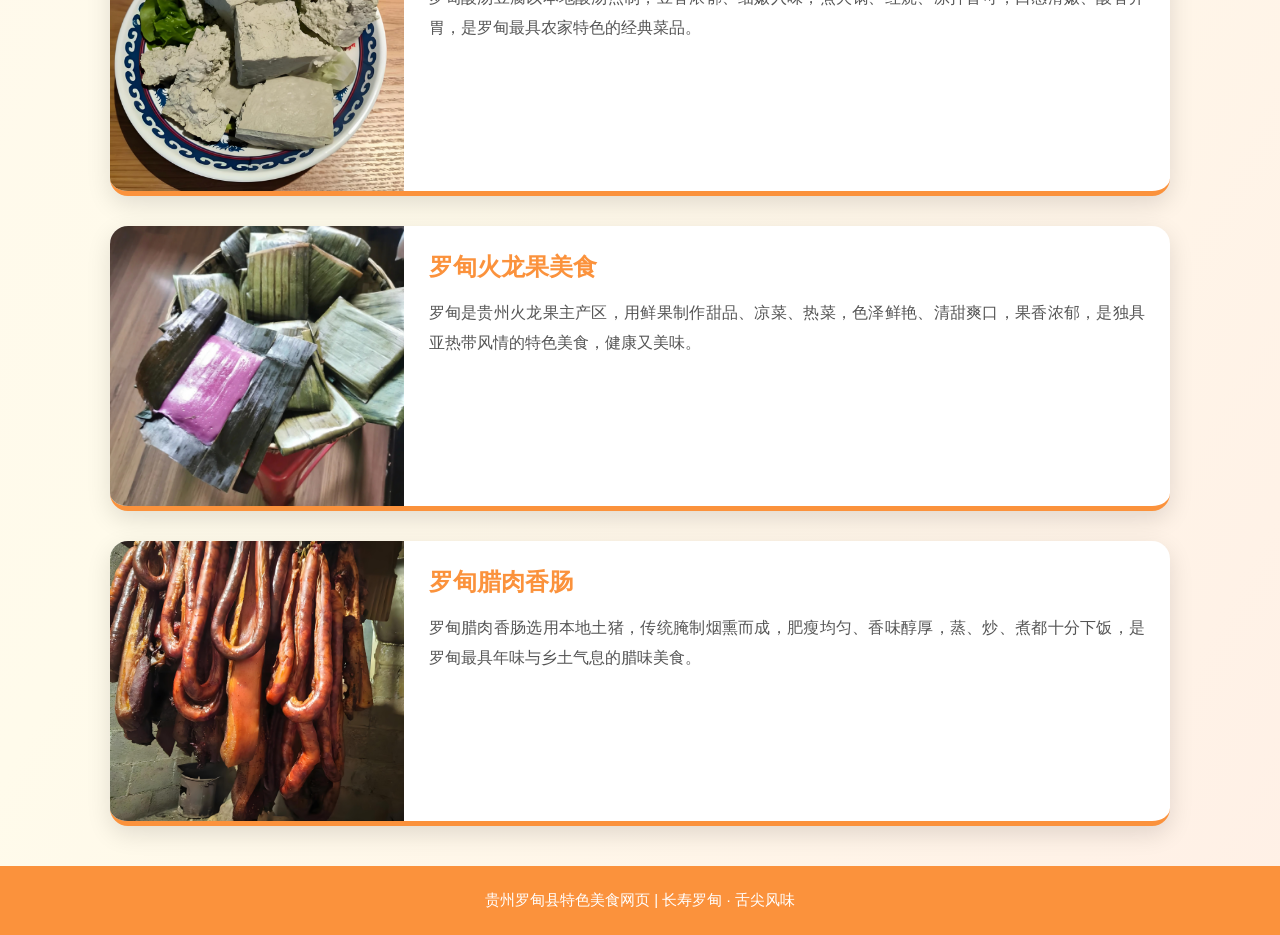
<file: luodianmeishi/index.html>
0<!DOCTYPE html>
<html lang="zh-CN">
<head>
    <meta charset="UTF-8">
    <title>贵州罗甸县特色美食</title>
    <link rel="stylesheet" href="css/style.css">
    <style>
        .top-header {
            position: relative;
            width: 100%;
            height: 300px;
            overflow: hidden;
            display: flex;
            flex-direction: column;
            justify-content: center;
            align-items: center;
            color: #fff;
            text-align: center;
        }

        .video-bg {
            position: absolute;
            top: 0;
            left: 0;
            width: 100%;
            height: 100%;
            z-index: 0;
            pointer-events: auto;
        }

        .video-bg video {
            width: 100%;
            height: 100%;
            object-fit: cover;
            opacity: 1;
            filter: none;
        }

        .header-text {
            position: relative;
            z-index: 1;
            background: rgba(0,0,0,0.3);
            padding: 20px;
            border-radius: 8px;
        }

        .volume-btn {
            position: absolute;
            top: 20px;
            right: 20px;
            z-index: 2;
            background: rgba(0,0,0,0.5);
            color: #fff;
            border: none;
            padding: 8px 12px;
            border-radius: 4px;
            cursor: pointer;
        }
    </style>
</head>
<body>
<header class="top-header">
    <div class="video-bg">
        <video id="bgVideo" autoplay muted loop playsinline>
            <source src="vedio/vedio.mp4" type="video/mp4">
        </video>
    </div>
    <button class="volume-btn" id="volumeBtn">🔇 静音</button>
    <div class="header-text">
        <h1>🏞️ 贵州罗甸县 · 特色美食文化</h1>
        <p>山水湖城，长寿罗甸，品味亚热带风情地道风味</p >
    </div>
</header>

<div class="container">
    <div class="intro-box">
        <h2>罗甸美食简介</h2>
        <p>罗甸地处贵州南部，素有“天然温室”美誉，食材丰富、风味浓郁。本地美食融合布依、苗、汉等多民族特色，以鲜、香、酸、辣为主，取材天然、做法地道，是黔南南部最具代表性的舌尖滋味。</p >
    </div>

    <div class="food-wrap">
        <div class="food-card">
            <img src="img/图1.jpg" alt="罗甸剪粉">
            <div class="text-box">
                <h3>罗甸剪粉</h3>
                <p>罗甸剪粉是当地招牌小吃，米粉薄嫩筋道，现蒸现剪，搭配秘制酱料、酸萝卜、花生碎，酸辣爽口、香气十足，是罗甸人最爱的早餐与街头美食，百吃不厌。</p >
            </div>
        </div>

        <div class="food-card">
            <img src="img/图3.jpg" alt="罗甸豆花烤鱼">
            <div class="text-box">
                <h3>罗甸豆花烤鱼</h3>
                <p>罗甸豆花烤鱼选用高原湖泊活鱼，炭火烤制后浸入麻辣汤底，搭配鲜嫩豆花，鱼肉外焦里嫩、豆花吸满汤汁，麻辣鲜香，是来罗甸必吃的江湖名菜。</p >
            </div>
        </div>

        <div class="food-card">
            <img src="img/图6.jpg" alt="罗甸荷叶粑">
            <div class="text-box">
                <h3>罗甸荷叶粑</h3>
                <p>荷叶粑是罗甸传统特色糕点，用糯米、红糖包裹荷叶蒸制，色泽清亮、软糯香甜，带着淡淡荷叶清香，冷热皆宜，是当地节庆与日常必备小吃。</p >
            </div>
        </div>

        <div class="food-card">
            <img src="img/图5.jpg" alt="罗甸酸汤豆腐">
            <div class="text-box">
                <h3>罗甸酸汤豆腐</h3>
                <p>罗甸酸汤豆腐以本地酸汤点制，豆香浓郁、细嫩入味，煮火锅、红烧、凉拌皆可，口感滑嫩、酸香开胃，是罗甸最具农家特色的经典菜品。</p >
            </div>
        </div>

        <div class="food-card">
            <img src="img/图2.jpg" alt="罗甸火龙果宴">
            <div class="text-box">
                <h3>罗甸火龙果美食</h3>
                <p>罗甸是贵州火龙果主产区，用鲜果制作甜品、凉菜、热菜，色泽鲜艳、清甜爽口，果香浓郁，是独具亚热带风情的特色美食，健康又美味。</p >
            </div>
        </div>

        <div class="food-card">
            <img src="img/图4.jpg" alt="罗甸腊肉香肠">
            <div class="text-box">
                <h3>罗甸腊肉香肠</h3>
                <p>罗甸腊肉香肠选用本地土猪，传统腌制烟熏而成，肥瘦均匀、香味醇厚，蒸、炒、煮都十分下饭，是罗甸最具年味与乡土气息的腊味美食。</p >
            </div>
        </div>
    </div>
</div>

<footer>
    <p>贵州罗甸县特色美食网页 | 长寿罗甸 · 舌尖风味</p >
</footer>

<script>
    const video = document.getElementById('bgVideo');
    const volumeBtn = document.getElementById('volumeBtn');
    volumeBtn.addEventListener('click', () => {
        if (video.muted) {
            video.muted = false;
            volumeBtn.textContent = '🔊 有声';
        } else {
            video.muted = true;
            volumeBtn.textContent = '🔇 静音';
        }
    });
</script>
</body>
</html>
</file>
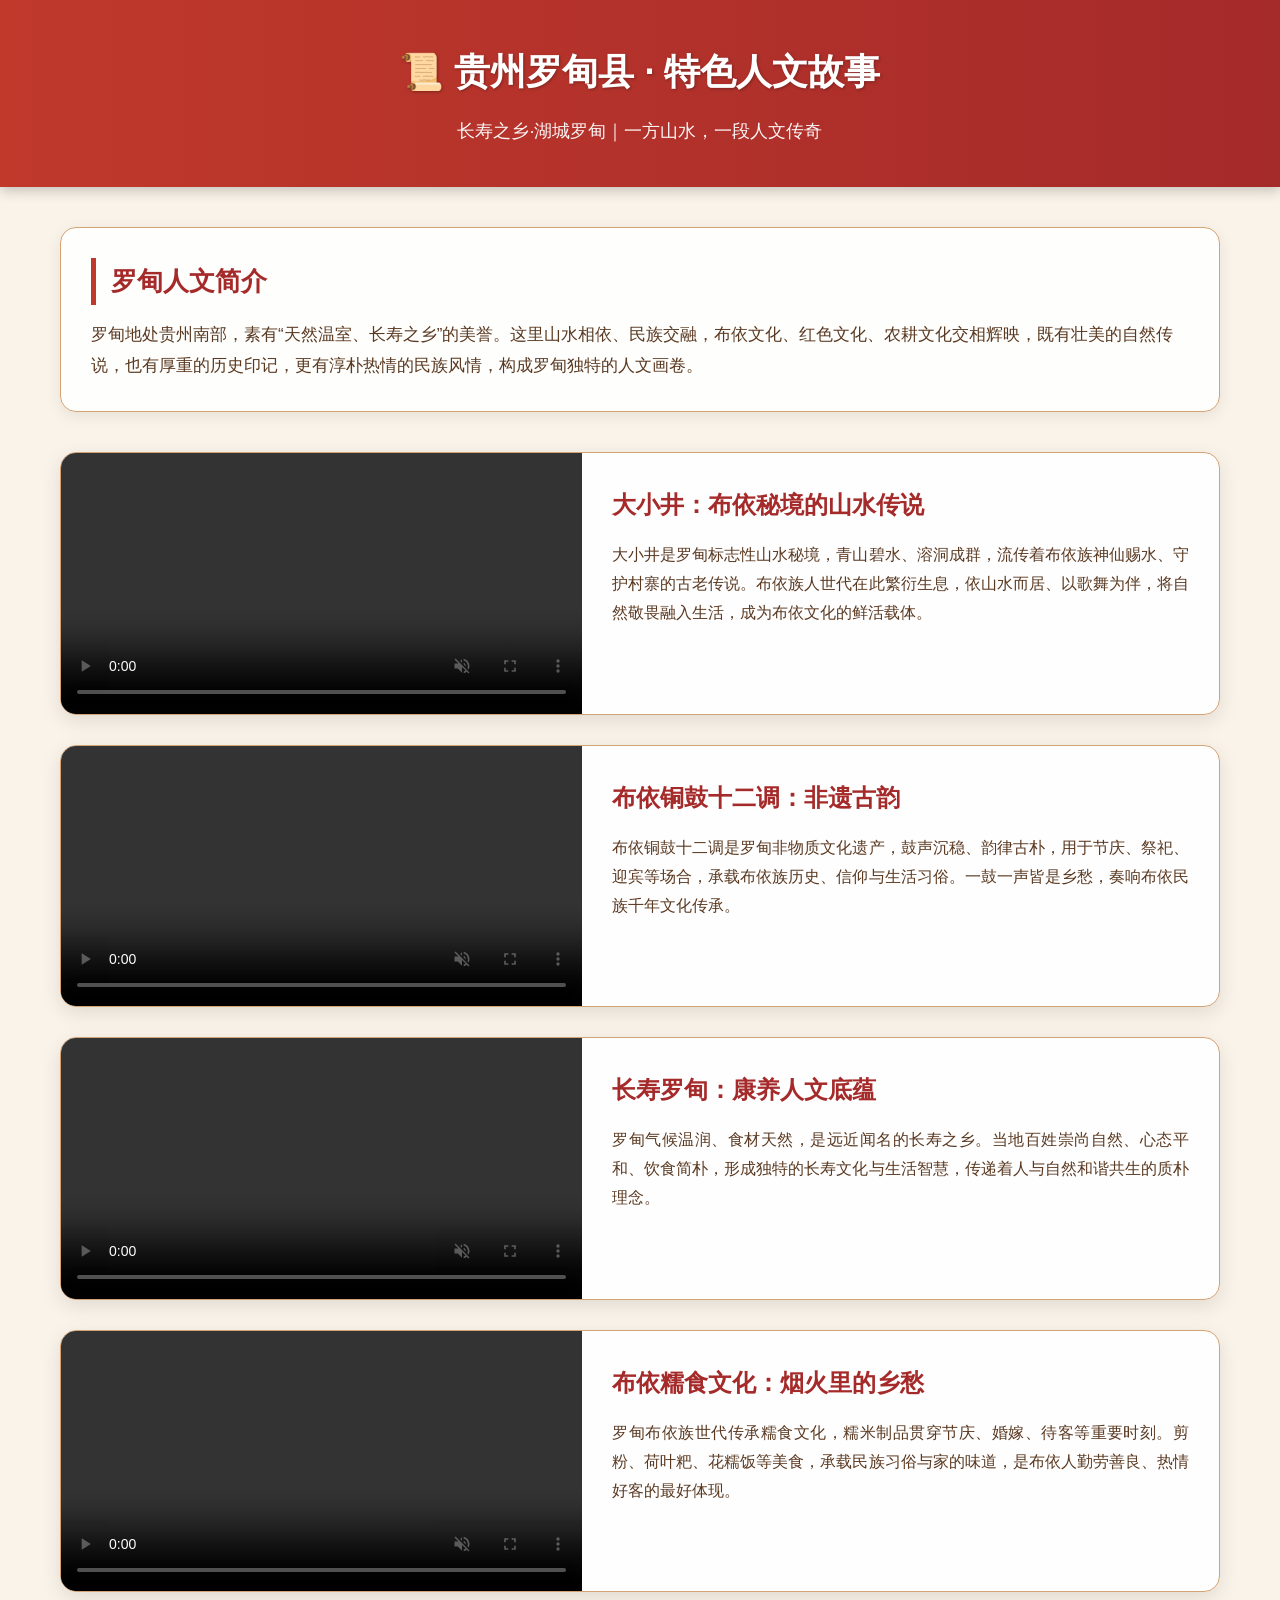
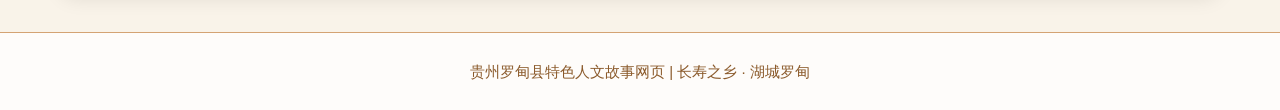
<file: luodianrenwen/index.html>
<!DOCTYPE html>
<html lang="zh-CN">
<head>
    <meta charset="UTF-8">
    <title>贵州罗甸县 · 特色人文故事</title>
    <style>
        * {
            margin: 0;
            padding: 0;
            box-sizing: border-box;
            font-family: "微软雅黑", sans-serif;
        }

        body {
            /* 改成你要的国风米白底色 */
            background: #f9f3e9;
            color: #5a3921;
            line-height: 1.8;
            background-image: url(""); /* 可以自己加古风山水底纹 */
        }

        /* 顶部标题栏，改成红棕国风配色 */
        .header-banner {
            background: linear-gradient(90deg, #c0392b, #a52a2a);
            color: white;
            text-align: center;
            padding: 40px 20px;
            box-shadow: 0 4px 12px rgba(0,0,0,0.2);
        }

        .header-banner h1 {
            font-size: 36px;
            margin-bottom: 10px;
            text-shadow: 1px 1px 3px rgba(0,0,0,0.3);
        }

        .header-banner p {
            font-size: 18px;
            opacity: 0.95;
        }

        .container {
            max-width: 1200px;
            margin: 40px auto;
            padding: 0 20px;
        }

        /* 简介模块，国风米白卡片 */
        .intro-section {
            background: rgba(255,255,255,0.9);
            border-radius: 16px;
            padding: 30px;
            margin-bottom: 40px;
            box-shadow: 0 4px 16px rgba(0,0,0,0.08);
            border: 1px solid #d4a373;
        }

        .intro-section h2 {
            color: #a52a2a;
            font-size: 26px;
            margin-bottom: 15px;
            border-left: 5px solid #c0392b;
            padding-left: 15px;
        }

        .intro-section p {
            font-size: 17px;
            color: #5a3921;
        }

        /* 景点卡片，国风浅棕调 */
        .scenery-item {
            display: flex;
            background: rgba(255,255,255,0.95);
            border-radius: 16px;
            overflow: hidden;
            margin-bottom: 30px;
            box-shadow: 0 6px 20px rgba(0,0,0,0.1);
            transition: transform 0.3s ease;
            border: 1px solid #d4a373;
        }

        .scenery-item:hover {
            transform: translateY(-5px);
        }

        .scenery-video {
            width: 45%;
            background: #f5e8d8;
            display: flex;
            align-items: center;
            justify-content: center;
        }

        .scenery-video video {
            width: 100%;
            height: 100%;
            object-fit: cover;
        }

        .scenery-text {
            width: 55%;
            padding: 30px;
        }

        .scenery-text h3 {
            font-size: 24px;
            color: #a52a2a;
            margin-bottom: 15px;
        }

        .scenery-text p {
            font-size: 16px;
            color: #5a3921;
            text-align: justify;
        }

        footer {
            text-align: center;
            padding: 25px;
            color: #8b5a2b;
            background: rgba(255,255,255,0.8);
            font-size: 15px;
            border-top: 1px solid #d4a373;
        }
    </style>
</head>
<body>
    <div class="header-banner">
        <h1>📜 贵州罗甸县 · 特色人文故事</h1>
        <p>长寿之乡·湖城罗甸｜一方山水，一段人文传奇</p >
    </div>

    <div class="container">
        <div class="intro-section">
            <h2>罗甸人文简介</h2>
            <p>罗甸地处贵州南部，素有“天然温室、长寿之乡”的美誉。这里山水相依、民族交融，布依文化、红色文化、农耕文化交相辉映，既有壮美的自然传说，也有厚重的历史印记，更有淳朴热情的民族风情，构成罗甸独特的人文画卷。</p >
        </div>

        <!-- 1 大小井风光与布依传说 -->
        <div class="scenery-item">
            <div class="scenery-video">
                <video controls muted loop playsinline>
                    <source src="vedio/vedio1.mp4" type="video/mp4">
                </video>
            </div>
            <div class="scenery-text">
                <h3>大小井：布依秘境的山水传说</h3>
                <p>大小井是罗甸标志性山水秘境，青山碧水、溶洞成群，流传着布依族神仙赐水、守护村寨的古老传说。布依族人世代在此繁衍生息，依山水而居、以歌舞为伴，将自然敬畏融入生活，成为布依文化的鲜活载体。</p >
            </div>
        </div>

       

        <!-- 3 布依铜鼓十二调 -->
        <div class="scenery-item">
            <div class="scenery-video">
                <video controls muted loop playsinline>
                    <source src="vedio/vedio4.mp4" type="video/mp4">
                </video>
            </div>
            <div class="scenery-text">
                <h3>布依铜鼓十二调：非遗古韵</h3>
                <p>布依铜鼓十二调是罗甸非物质文化遗产，鼓声沉稳、韵律古朴，用于节庆、祭祀、迎宾等场合，承载布依族历史、信仰与生活习俗。一鼓一声皆是乡愁，奏响布依民族千年文化传承。</p >
            </div>
        </div>

        <!-- 4 罗甸长寿文化：康养人文底蕴 -->
        <div class="scenery-item">
            <div class="scenery-video">
                <video controls muted loop playsinline>
                    <source src="vedio/vedio2.mp4" type="video/mp4">
                </video>
            </div>
            <div class="scenery-text">
                <h3>长寿罗甸：康养人文底蕴</h3>
                <p>罗甸气候温润、食材天然，是远近闻名的长寿之乡。当地百姓崇尚自然、心态平和、饮食简朴，形成独特的长寿文化与生活智慧，传递着人与自然和谐共生的质朴理念。</p >
            </div>
        </div>

        <!-- 5 布依糯食文化与乡土风情 -->
        <div class="scenery-item">
            <div class="scenery-video">
                <video controls muted loop playsinline>
                    <source src="vedio/vedio3.mp4" type="video/mp4">
                </video>
            </div>
            <div class="scenery-text">
                <h3>布依糯食文化：烟火里的乡愁</h3>
                <p>罗甸布依族世代传承糯食文化，糯米制品贯穿节庆、婚嫁、待客等重要时刻。剪粉、荷叶粑、花糯饭等美食，承载民族习俗与家的味道，是布依人勤劳善良、热情好客的最好体现。</p >
            </div>
        </div>
    </div>

    <footer>
        <p>贵州罗甸县特色人文故事网页 | 长寿之乡 · 湖城罗甸</p >
    </footer>
</body>
</html>
</file>
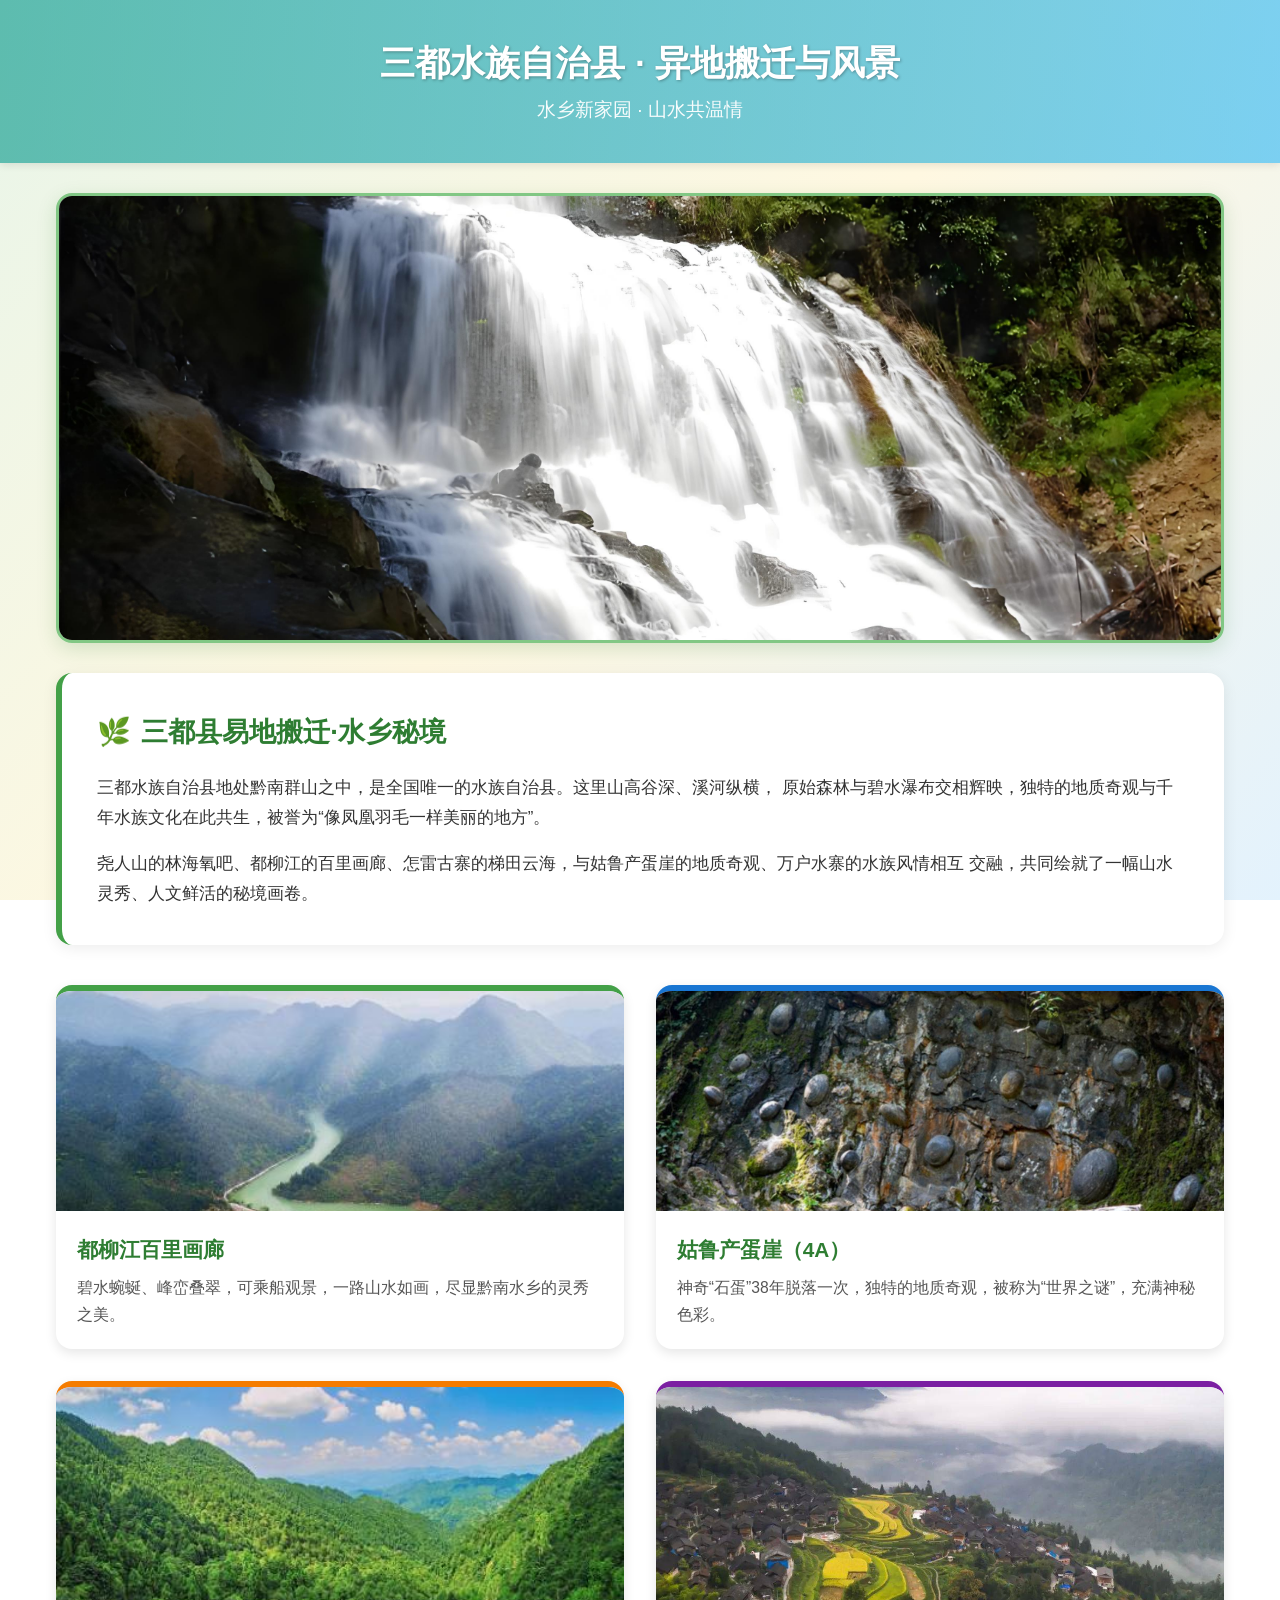
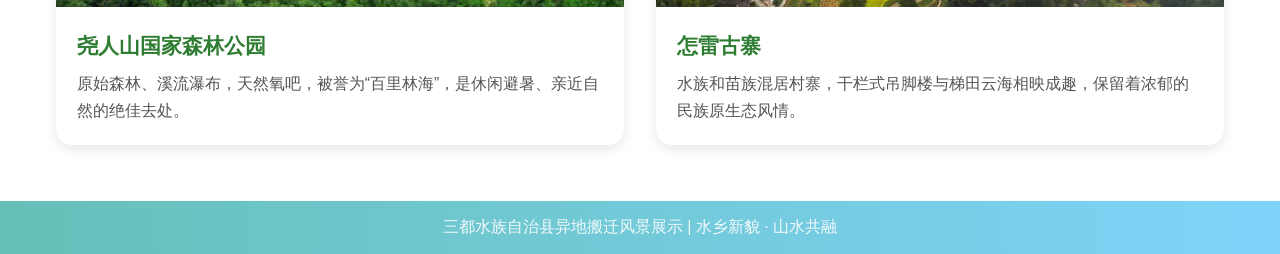
<file: sandufengjing/index.html>
<!DOCTYPE html>
<html lang="zh-CN">
<head>
  <meta charset="UTF-8" />
  <meta name="viewport" content="width=device-width, initial-scale=1.0">
  <title>三都水族自治县 · 异地搬迁与风景</title>
  <style>
    * {
      margin: 0;
      padding: 0;
      box-sizing: border-box;
      font-family: "Microsoft YaHei", sans-serif;
    }

    /* 背景：从江主题渐变+纹理感 */
    body {
      background: linear-gradient(135deg, #e8f5e9 0%, #fff8e1 50%, #e3f2fd 100%);
      background-attachment: fixed;
      color: #333;
    }

    /* 头部：蓝绿渐变，带装饰 */
    header {
  /* 改成：半透明蓝绿渐变，降低饱和度，融入背景 */
  background: linear-gradient(to right, rgba(0, 150, 136, 0.6), rgba(41, 182, 246, 0.6));
  color: white;
  text-align: center;
  padding: 2.5rem 1rem;
  box-shadow: 0 2px 8px rgba(0,0,0,0.1); /* 阴影也减淡，更轻薄 */
}

    header h1 {
      font-size: 2.2rem;
      margin-bottom: 0.6rem;
      text-shadow: 1px 1px 3px rgba(0,0,0,0.3);
    }

    header p {
      font-size: 1.2rem;
      opacity: 0.95;
    }

    .container {
      max-width: 1200px;
      margin: 0 auto;
      padding: 0 1rem;
    }

    /* 轮播图：圆角+阴影+绿色边框 */
    .banner {
      width: 100%;
      height: 450px;
      position: relative;
      overflow: hidden;
      margin: 30px auto;
      border-radius: 16px;
      box-shadow: 0 6px 20px rgba(0,100,0,0.15);
      border: 3px solid #81c784;
    }

    .banner img {
      width: 100%;
      height: 100%;
      object-fit: cover;
      position: absolute;
      opacity: 0;
      transition: opacity 1.5s ease;
    }

    .banner img.active {
      opacity: 1;
    }

    /* 介绍板块：米白+浅绿边框，层次分明 */
    .intro {
      background: #ffffff;
      padding: 2.2rem;
      border-radius: 16px;
      margin-bottom: 2.5rem;
      box-shadow: 0 3px 15px rgba(0,0,0,0.08);
      border-left: 6px solid #43a047;
      line-height: 1.8;
      font-size: 1.05rem;
    }

    .intro h2 {
      color: #2e7d32;
      margin-bottom: 1rem;
      font-size: 1.7rem;
      display: flex;
      align-items: center;
    }

    .intro h2::before {
      content: "🌿";
      margin-right: 10px;
    }

    /* 卡片布局：多色卡片，区分主题 */
    .card-box {
     display: grid;
     grid-template-columns: repeat(2, 1fr); /* 强制一行2个，平分宽度 */
     gap: 2rem;
     margin-bottom: 3.5rem;
    }

    .card {
      background: white;
      border-radius: 16px;
      overflow: hidden;
      box-shadow: 0 4px 12px rgba(0,0,0,0.1);
      transition: all 0.3s ease;
    }

    .card:hover {
      transform: translateY(-8px);
      box-shadow: 0 8px 20px rgba(0,100,0,0.2);
    }

    /* 卡片顶部彩色条，区分不同主题 */
    .card:nth-child(1) { border-top: 6px solid #43a047; } /* 生态绿 */
    .card:nth-child(2) { border-top: 6px solid #1976d2; } /* 新居蓝 */
    .card:nth-child(3) { border-top: 6px solid #f57c00; } /* 民俗橙 */
    .card:nth-child(4) { border-top: 6px solid #7b1fa2; } /* 产业紫 */

    .card img {
      width: 100%;
      height: 220px;
      object-fit: cover;
    }

    .card-text {
      padding: 1.3rem;
    }

    .card-text h3 {
      color: #2e7d32;
      margin-bottom: 0.7rem;
      font-size: 1.3rem;
    }

    .card-text p {
      color: #555;
      line-height: 1.7;
      font-size: 0.98rem;
    }

    /* 页脚：侗族主题深色，带装饰 */
    footer {
  background: linear-gradient(to right, rgba(0, 150, 136, 0.6), rgba(41, 182, 246, 0.6));
  /* 下面你原来所有的代码 原封不动保留，一个字都不用改 */
  color: white;
  text-align: center;
  padding: 1rem;
  margin-top: 2rem;
}

    footer p {
      opacity: 0.9;
    }
  </style>
</head>

<body>
  <header>
    <h1>三都水族自治县 · 异地搬迁与风景</h1>
    <p>水乡新家园 · 山水共温情</p >
  </header>

  <div class="container">
    <!-- 轮播图：三都主题图片 -->
    <div class="banner" id="banner">
      <img src="img/图片6.jpg" class="active" alt="打鱼平甲瀑布">
      <img src="img/图片7.jpg" alt="金桥">
      <img src="img/图片5.png" alt="万户水寨">
      <img src="img/图片8.jpg" alt="水苗杂居">
    </div>

    <!-- 介绍板块：三都搬迁与风景 -->
    <section class="intro">
      <h2>三都县易地搬迁·水乡秘境</h2>
      <p>
        三都水族自治县地处黔南群山之中，是全国唯一的水族自治县。这里山高谷深、溪河纵横，
        原始森林与碧水瀑布交相辉映，独特的地质奇观与千年水族文化在此共生，被誉为“像凤凰羽毛一样美丽的地方”。
      </p >
      <p style="margin-top:1rem;">
    尧人山的林海氧吧、都柳江的百里画廊、怎雷古寨的梯田云海，与姑鲁产蛋崖的地质奇观、万户水寨的水族风情相互
    交融，共同绘就了一幅山水灵秀、人文鲜活的秘境画卷。   
      </p >
    </section>

    <div class="card-box">
      <div class="card">
        <img src="img/图片3.png" alt="秀美江水">
        <div class="card-text">
          <h3>都柳江百里画廊</h3>
          <p>碧水蜿蜒、峰峦叠翠，可乘船观景，一路山水如画，尽显黔南水乡的灵秀之美。</p >
        </div>
      </div>

      <div class="card">
        <img src="img/图片2.png" alt="特色风景">
        <div class="card-text">
          <h3>姑鲁产蛋崖（4A）</h3>
          <p>神奇“石蛋”38年脱落一次，独特的地质奇观，被称为“世界之谜”，充满神秘色彩。</p >
        </div>
      </div>

      <div class="card">
        <img src="img/图片1.png" alt="生态山水">
        <div class="card-text">
          <h3>尧人山国家森林公园</h3>
          <p>原始森林、溪流瀑布，天然氧吧，被誉为“百里林海”，是休闲避暑、亲近自然的绝佳去处。</p >
        </div>
      </div>

      <div class="card">
        <img src="img/图片4.png" alt="民族生态">
        <div class="card-text">
          <h3>怎雷古寨</h3>
          <p>水族和苗族混居村寨，干栏式吊脚楼与梯田云海相映成趣，保留着浓郁的民族原生态风情。</p >
        </div>
      </div>
    </div>
  </div>
                                                                                                                                                                                                                                                                                                                                                                                                           
  <footer>
    <p>三都水族自治县异地搬迁风景展示 | 水乡新貌 · 山水共融</p >
  </footer>

  <script>
    // 轮播图自动切换
    const imgs = document.querySelectorAll('#banner img');
    let index = 0;

    function slide() {
      imgs[index].classList.remove('active');
      index = (index + 1) % imgs.length;
      imgs[index].classList.add('active');
    }

    setInterval(slide, 3500); // 3.5秒切换一次，节奏更舒服
  </script>
</body>
</html>
</file>
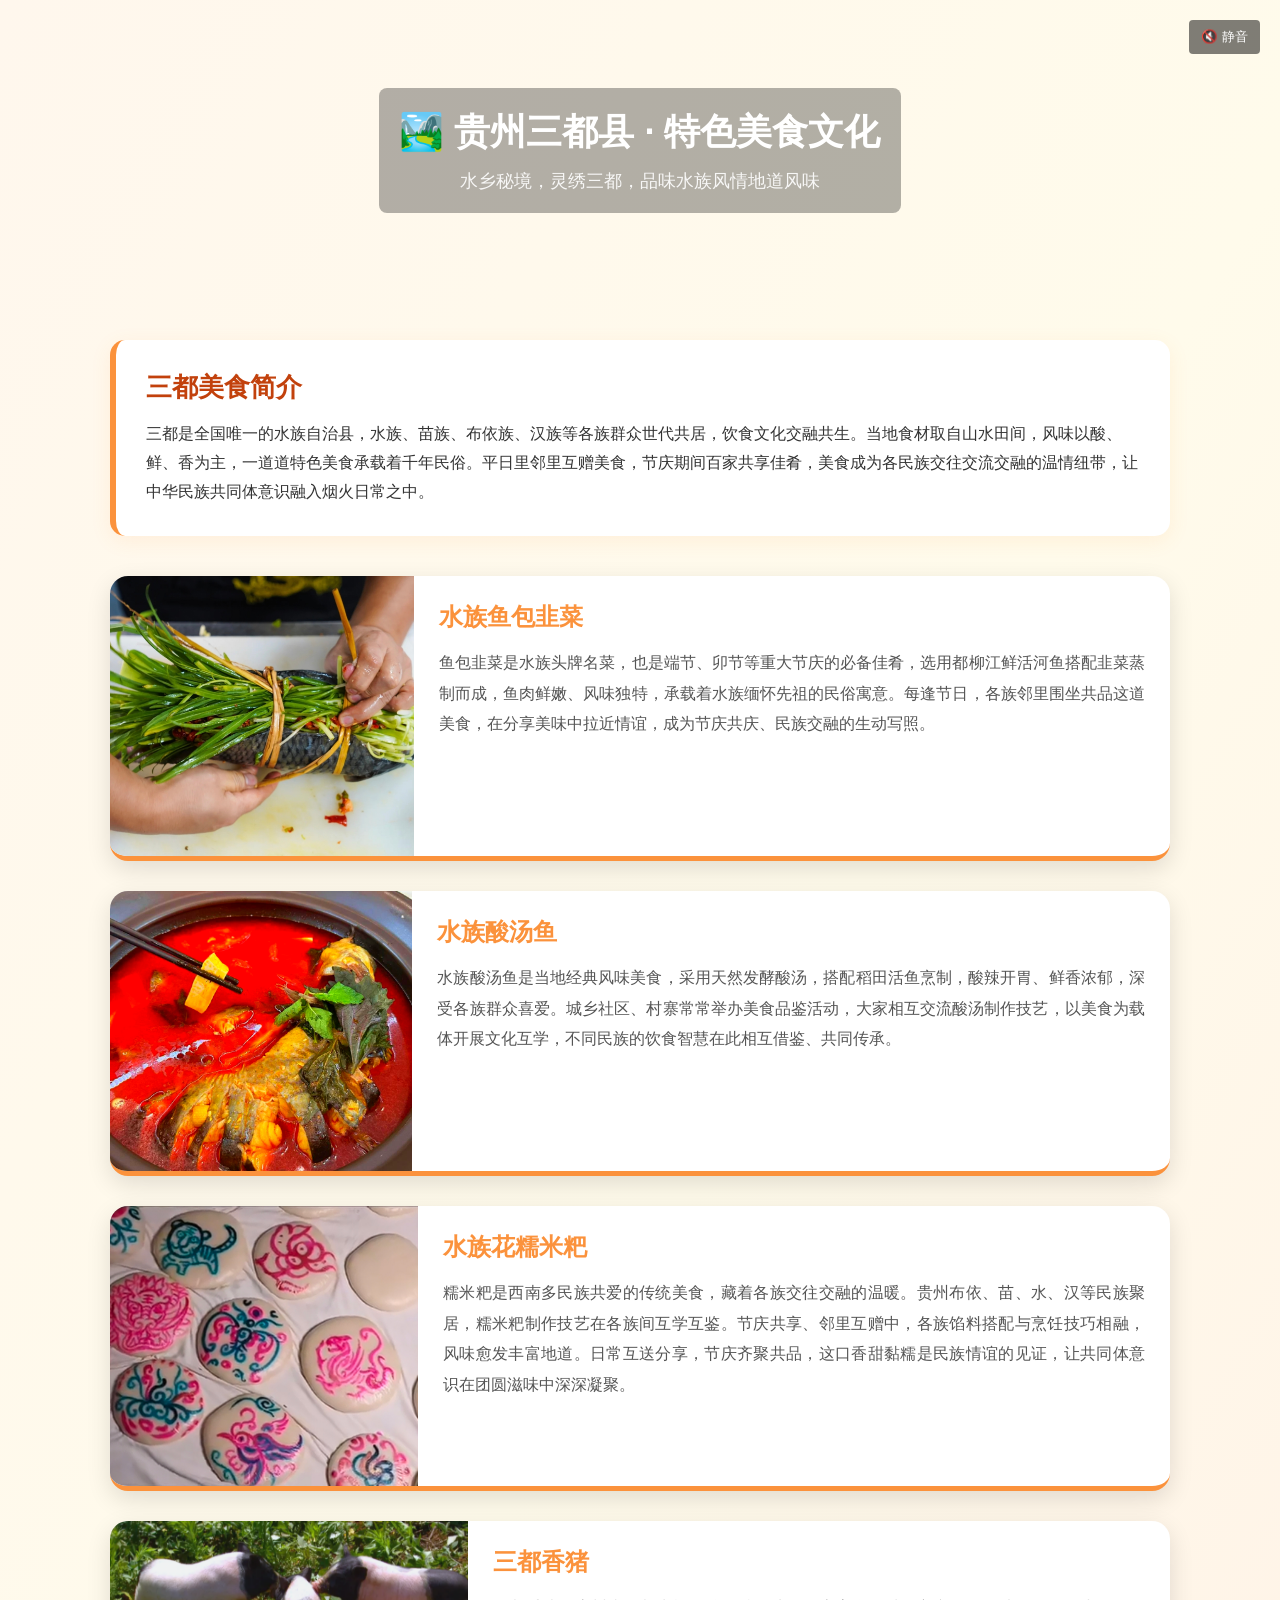
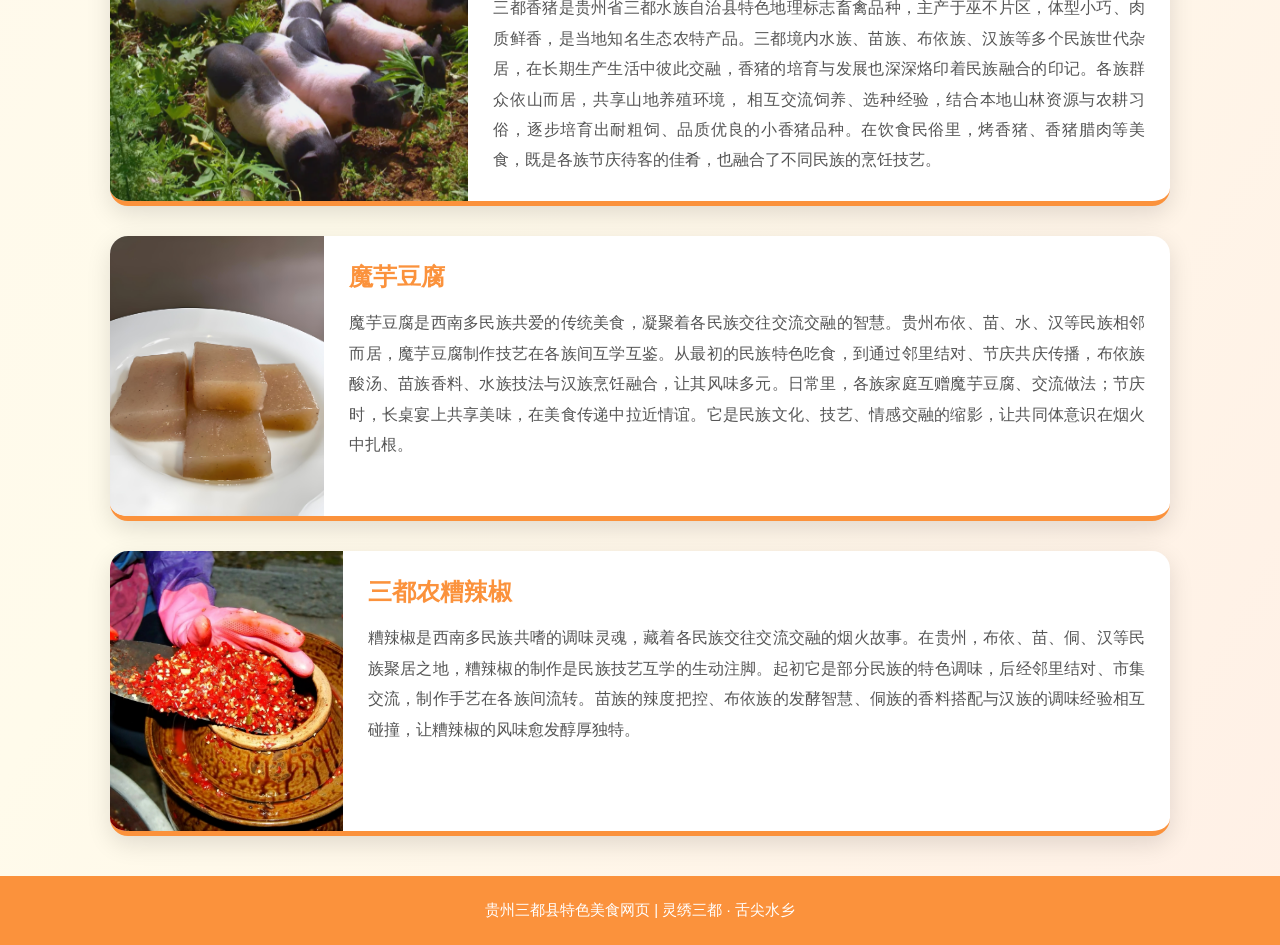
<file: sandumeishi/index.html>
<!DOCTYPE html>
<html lang="zh-CN">
<head>
    <meta charset="UTF-8">
    <title>贵州三都县特色美食</title>
    <link rel="stylesheet" href="css/style.css">
    <style>
        .top-header {
            position: relative;
            width: 100%;
            height: 300px;
            overflow: hidden;
            display: flex;
            flex-direction: column;
            justify-content: center;
            align-items: center;
            color: #fff;
            text-align: center;
        }
        .video-bg {
            position: absolute;
            top: 0;
            left: 0;
            width: 100%;
            height: 100%;
            z-index: 0;
            pointer-events: auto;
        }
        .video-bg video {
            width: 100%;
            height: 100%;
            object-fit: cover;
            opacity: 1;
            filter: none;
        }
        .header-text {
            position: relative;
            z-index: 1;
            background: rgba(0,0,0,0.3);
            padding: 20px;
            border-radius: 8px;
        }
        .volume-btn {
            position: absolute;
            top: 20px;
            right: 20px;
            z-index: 2;
            background: rgba(0,0,0,0.5);
            color: #fff;
            border: none;
            padding: 8px 12px;
            border-radius: 4px;
            cursor: pointer;
        }
    </style>
</head>
<body>
<header class="top-header">
    <div class="video-bg">
        <video id="bgVideo" autoplay muted loop playsinline>
            <source src="vedio/vedio.mp4" type="video/mp4">
        </video>
    </div>
    <button class="volume-btn" id="volumeBtn">🔇 静音</button>
    <div class="header-text">
        <h1>🏞️ 贵州三都县 · 特色美食文化</h1>
        <p>水乡秘境，灵绣三都，品味水族风情地道风味</p >
    </div>
</header>
<div class="container">
    <div class="intro-box">
        <h2>三都美食简介</h2>
        <p>三都是全国唯一的水族自治县，水族、苗族、布依族、汉族等各族群众世代共居，饮食文化交融共生。当地食材取自山水田间，风味以酸、鲜、香为主，一道道特色美食承载着千年民俗。平日里邻里互赠美食，节庆期间百家共享佳肴，美食成为各民族交往交流交融的温情纽带，让中华民族共同体意识融入烟火日常之中。</p >
    </div>
    <div class="food-wrap">
        <div class="food-card">
            <img src="img/图4.jpg" alt="水族鱼包韭菜">
            <div class="text-box">
                <h3>水族鱼包韭菜</h3>
                <p>鱼包韭菜是水族头牌名菜，也是端节、卯节等重大节庆的必备佳肴，选用都柳江鲜活河鱼搭配韭菜蒸制而成，鱼肉鲜嫩、风味独特，承载着水族缅怀先祖的民俗寓意。每逢节日，各族邻里围坐共品这道美食，在分享美味中拉近情谊，成为节庆共庆、民族交融的生动写照。</p >
            </div>
        </div>
        <div class="food-card">
            <img src="img/图2.png" alt="水族酸汤鱼">
            <div class="text-box">
                <h3>水族酸汤鱼</h3>
                <p>水族酸汤鱼是当地经典风味美食，采用天然发酵酸汤，搭配稻田活鱼烹制，酸辣开胃、鲜香浓郁，深受各族群众喜爱。城乡社区、村寨常常举办美食品鉴活动，大家相互交流酸汤制作技艺，以美食为载体开展文化互学，不同民族的饮食智慧在此相互借鉴、共同传承。</p >
            </div>
        </div>
        <div class="food-card">
            <img src="img/图5.jpg" alt="水族花糯米粑">
            <div class="text-box">
                <h3>水族花糯米粑</h3>
                <p>糯米粑是西南多民族共爱的传统美食，藏着各族交往交融的温暖。贵州布依、苗、水、汉等民族聚居，糯米粑制作技艺在各族间互学互鉴。节庆共享、邻里互赠中，各族馅料搭配与烹饪技巧相融，风味愈发丰富地道。日常互送分享，节庆齐聚共品，这口香甜黏糯是民族情谊的见证，让共同体意识在团圆滋味中深深凝聚。</p >
            </div>
        </div>
        <div class="food-card">
            <img src="img/图3.png" alt="三都香猪">
            <div class="text-box">
                <h3>三都香猪</h3>
                <p>三都香猪是贵州省三都水族自治县特色地理标志畜禽品种，主产于巫不片区，体型小巧、肉质鲜香，是当地知名生态农特产品。三都境内水族、苗族、布依族、汉族等多个民族世代杂居，在长期生产生活中彼此交融，香猪的培育与发展也深深烙印着民族融合的印记。各族群众依山而居，共享山地养殖环境，
                	相互交流饲养、选种经验，结合本地山林资源与农耕习俗，逐步培育出耐粗饲、品质优良的小香猪品种。在饮食民俗里，烤香猪、香猪腊肉等美食，既是各族节庆待客的佳肴，也融合了不同民族的烹饪技艺。</p >
            </div>
        </div>
        <div class="food-card">
            <img src="img/图1.jpg" alt="魔芋豆腐">
            <div class="text-box">
                <h3>魔芋豆腐</h3>
                <p>魔芋豆腐是西南多民族共爱的传统美食，凝聚着各民族交往交流交融的智慧。贵州布依、苗、水、汉等民族相邻而居，魔芋豆腐制作技艺在各族间互学互鉴。从最初的民族特色吃食，到通过邻里结对、节庆共庆传播，布依族酸汤、苗族香料、水族技法与汉族烹饪融合，让其风味多元。日常里，各族家庭互赠魔芋豆腐、交流做法；节庆时，长桌宴上共享美味，在美食传递中拉近情谊。它是民族文化、技艺、情感交融的缩影，让共同体意识在烟火中扎根。</p >
            </div>
        </div>
        <div class="food-card">
            <img src="img/图6.jpg" alt="三都农糟辣椒">
            <div class="text-box">
                <h3>三都农糟辣椒</h3>
                <p>糟辣椒是西南多民族共嗜的调味灵魂，藏着各民族交往交流交融的烟火故事。在贵州，布依、苗、侗、汉等民族聚居之地，糟辣椒的制作是民族技艺互学的生动注脚。起初它是部分民族的特色调味，后经邻里结对、市集交流，制作手艺在各族间流转。苗族的辣度把控、布依族的发酵智慧、侗族的香料搭配与汉族的调味经验相互碰撞，让糟辣椒的风味愈发醇厚独特。</p >
            </div>
        </div>
    </div>
</div>
<footer>
    <p>贵州三都县特色美食网页 | 灵绣三都 · 舌尖水乡</p >
</footer>
<script>
    const video = document.getElementById('bgVideo');
    const volumeBtn = document.getElementById('volumeBtn');
    volumeBtn.addEventListener('click', () => {
        if (video.muted) {
            video.muted = false;
            volumeBtn.textContent = '🔊 有声';
        } else {
            video.muted = true;
            volumeBtn.textContent = '🔇 静音';
        }
    });
</script>
</body>
</html>
</file>
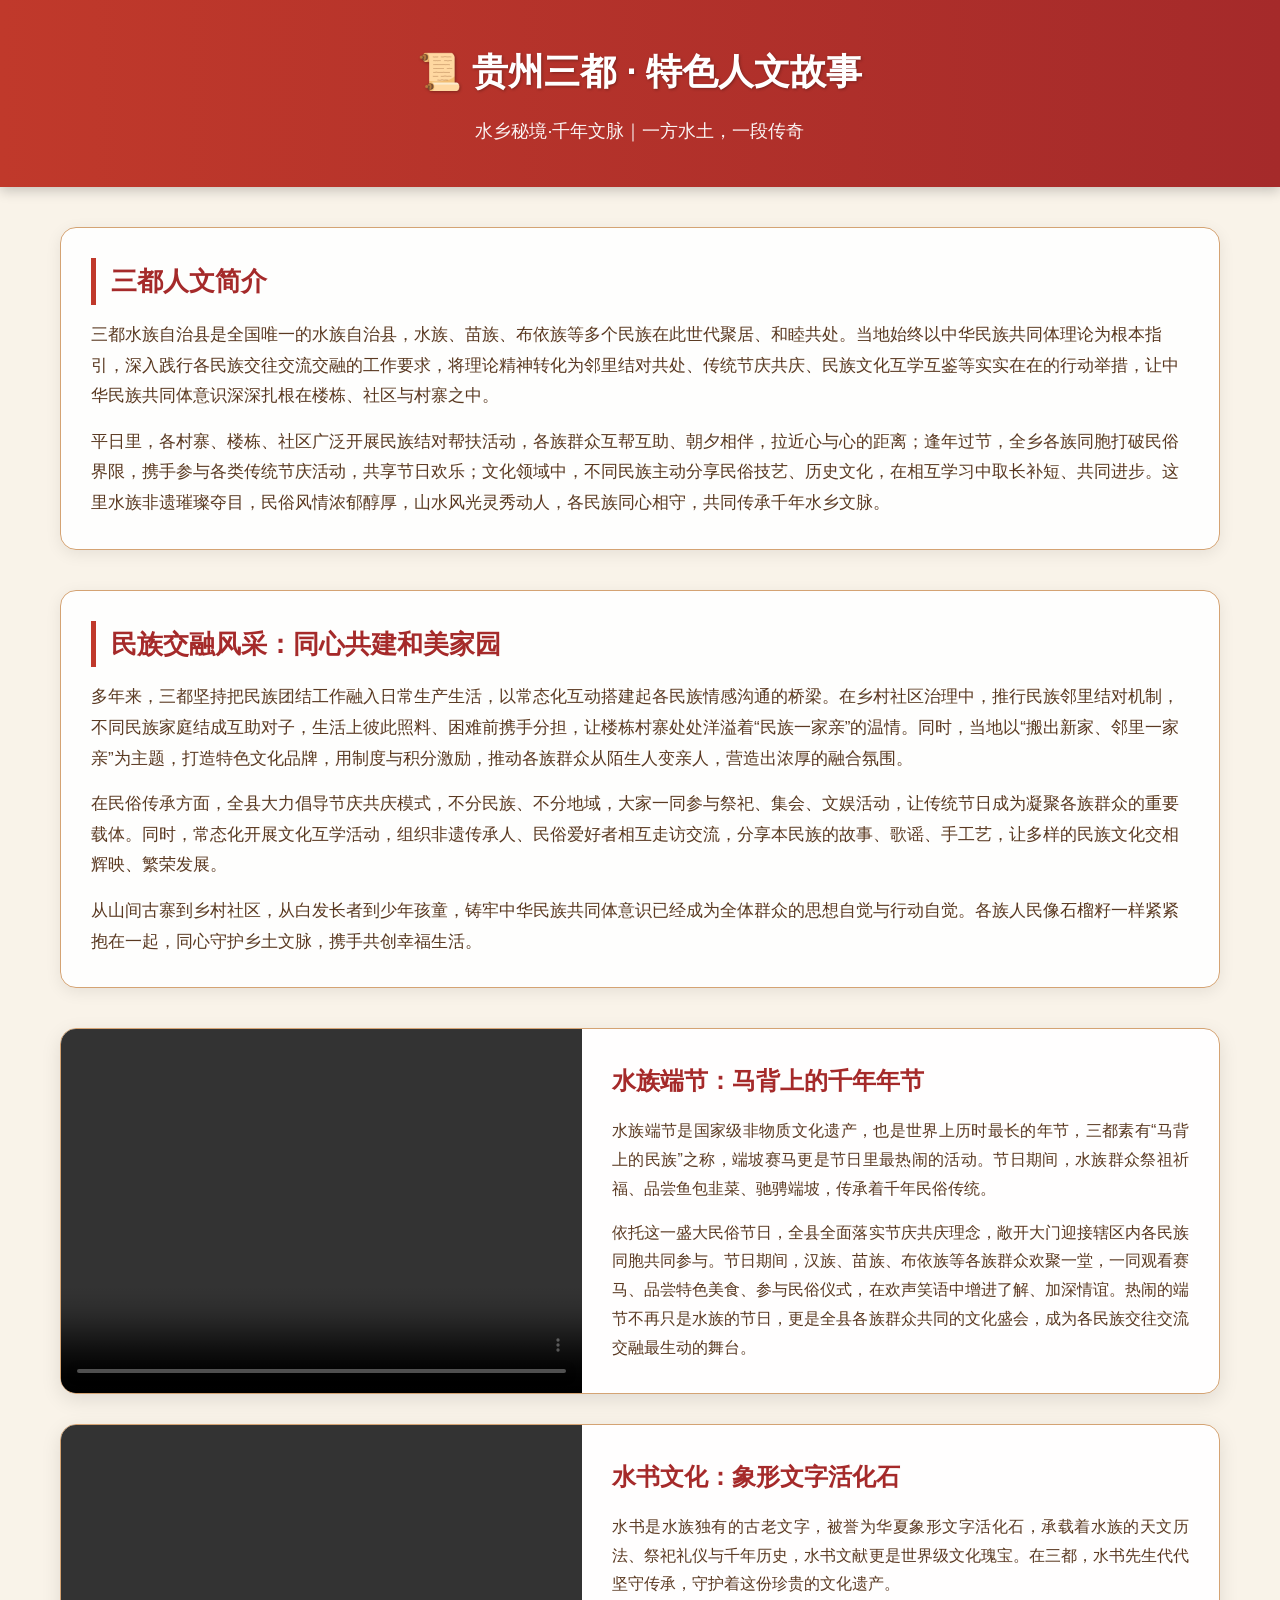
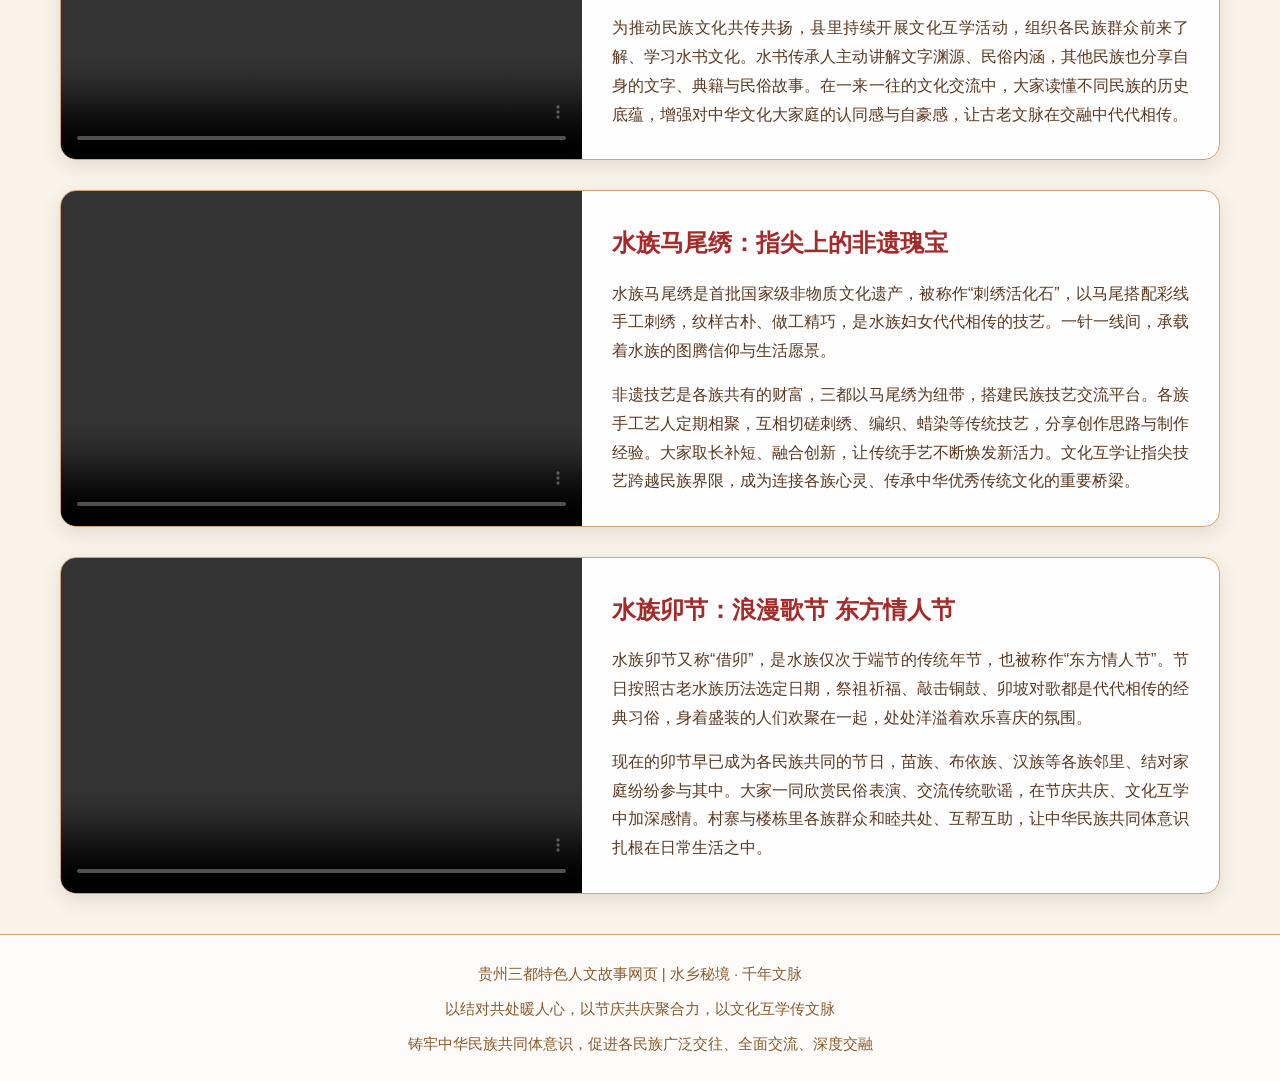
<file: sandurenwen/index.html>
<!DOCTYPE html>
<html lang="zh-CN">
<head>
    <meta charset="UTF-8">
    <title>贵州三都 · 特色人文故事</title>
    <style>
        * {
            margin: 0;
            padding: 0;
            box-sizing: border-box;
            font-family: "微软雅黑", sans-serif;
        }
        body {
            background: #f9f3e9;
            color: #5a3921;
            line-height: 1.8;
        }
        .header-banner {
            background: linear-gradient(90deg, #c0392b, #a52a2a);
            color: white;
            text-align: center;
            padding: 40px 20px;
            box-shadow: 0 4px 12px rgba(0,0,0,0.2);
        }
        .header-banner h1 {
            font-size: 36px;
            margin-bottom: 10px;
            text-shadow: 1px 1px 3px rgba(0,0,0,0.3);
        }
        .header-banner p {
            font-size: 18px;
            opacity: 0.95;
        }
        .container {
            max-width: 1200px;
            margin: 40px auto;
            padding: 0 20px;
        }
        .intro-section {
            background: rgba(255,255,255,0.9);
            border-radius: 16px;
            padding: 30px;
            margin-bottom: 40px;
            box-shadow: 0 4px 16px rgba(0,0,0,0.08);
            border: 1px solid #d4a373;
        }
        .intro-section h2 {
            color: #a52a2a;
            font-size: 26px;
            margin-bottom: 15px;
            border-left: 5px solid #c0392b;
            padding-left: 15px;
        }
        .intro-section p {
            font-size: 17px;
            color: #5a3921;
        }
        .scenery-item {
            display: flex;
            background: rgba(255,255,255,0.95);
            border-radius: 16px;
            overflow: hidden;
            margin-bottom: 30px;
            box-shadow: 0 6px 20px rgba(0,0,0,0.1);
            transition: transform 0.3s ease;
            border: 1px solid #d4a373;
        }
        .scenery-item:hover {
            transform: translateY(-5px);
        }
        .scenery-video {
            width: 45%;
            background: #f5e8d8;
            display: flex;
            align-items: center;
            justify-content: center;
        }
        .scenery-video video {
            width: 100%;
            height: 100%;
            object-fit: cover;
        }
        .scenery-text {
            width: 55%;
            padding: 30px;
        }
        .scenery-text h3 {
            font-size: 24px;
            color: #a52a2a;
            margin-bottom: 15px;
        }
        .scenery-text p {
            font-size: 16px;
            color: #5a3921;
            text-align: justify;
        }
        footer {
            text-align: center;
            padding: 25px;
            color: #8b5a2b;
            background: rgba(255,255,255,0.8);
            font-size: 15px;
            border-top: 1px solid #d4a373;
        }
    </style>
</head>
<body>
    <div class="header-banner">
        <h1>📜 贵州三都 · 特色人文故事</h1>
        <p>水乡秘境·千年文脉｜一方水土，一段传奇</p >
    </div>
    <div class="container">
        <!-- 人文简介：强化核心理念 -->
        <div class="intro-section">
            <h2>三都人文简介</h2>
            <p>三都水族自治县是全国唯一的水族自治县，水族、苗族、布依族等多个民族在此世代聚居、和睦共处。当地始终以中华民族共同体理论为根本指引，深入践行各民族交往交流交融的工作要求，将理论精神转化为邻里结对共处、传统节庆共庆、民族文化互学互鉴等实实在在的行动举措，让中华民族共同体意识深深扎根在楼栋、社区与村寨之中。</p >
            <p style="margin-top:15px;">平日里，各村寨、楼栋、社区广泛开展民族结对帮扶活动，各族群众互帮互助、朝夕相伴，拉近心与心的距离；逢年过节，全乡各族同胞打破民俗界限，携手参与各类传统节庆活动，共享节日欢乐；文化领域中，不同民族主动分享民俗技艺、历史文化，在相互学习中取长补短、共同进步。这里水族非遗璀璨夺目，民俗风情浓郁醇厚，山水风光灵秀动人，各民族同心相守，共同传承千年水乡文脉。</p >
        </div>

        <!-- 新增：民族交融风采专题板块 -->
        <div class="intro-section">
            <h2>民族交融风采：同心共建和美家园</h2>
            <p>多年来，三都坚持把民族团结工作融入日常生产生活，以常态化互动搭建起各民族情感沟通的桥梁。在乡村社区治理中，推行民族邻里结对机制，不同民族家庭结成互助对子，生活上彼此照料、困难前携手分担，让楼栋村寨处处洋溢着“民族一家亲”的温情。同时，当地以“搬出新家、邻里一家亲”为主题，打造特色文化品牌，用制度与积分激励，推动各族群众从陌生人变亲人，营造出浓厚的融合氛围。</p >
            <p style="margin-top:15px;">在民俗传承方面，全县大力倡导节庆共庆模式，不分民族、不分地域，大家一同参与祭祀、集会、文娱活动，让传统节日成为凝聚各族群众的重要载体。同时，常态化开展文化互学活动，组织非遗传承人、民俗爱好者相互走访交流，分享本民族的故事、歌谣、手工艺，让多样的民族文化交相辉映、繁荣发展。</p >
            <p style="margin-top:15px;">从山间古寨到乡村社区，从白发长者到少年孩童，铸牢中华民族共同体意识已经成为全体群众的思想自觉与行动自觉。各族人民像石榴籽一样紧紧抱在一起，同心守护乡土文脉，携手共创幸福生活。</p >
        </div>

        <!-- 1 水族端节：马背上的千年年节（强化节庆共庆） -->
        <div class="scenery-item">
            <div class="scenery-video">
                <video controls muted loop playsinline>
                    <source src="vedio/vedio2.mp4" type="video/mp4">
                </video>
            </div>
            <div class="scenery-text">
                <h3>水族端节：马背上的千年年节</h3>
                <p>水族端节是国家级非物质文化遗产，也是世界上历时最长的年节，三都素有“马背上的民族”之称，端坡赛马更是节日里最热闹的活动。节日期间，水族群众祭祖祈福、品尝鱼包韭菜、驰骋端坡，传承着千年民俗传统。</p >
                <p style="margin-top:15px;">依托这一盛大民俗节日，全县全面落实节庆共庆理念，敞开大门迎接辖区内各民族同胞共同参与。节日期间，汉族、苗族、布依族等各族群众欢聚一堂，一同观看赛马、品尝特色美食、参与民俗仪式，在欢声笑语中增进了解、加深情谊。热闹的端节不再只是水族的节日，更是全县各族群众共同的文化盛会，成为各民族交往交流交融最生动的舞台。</p >
            </div>
        </div>

        <!-- 2 水书文化：象形文字活化石（强化文化互学） -->
        <div class="scenery-item">
            <div class="scenery-video">
                <video controls muted loop playsinline>
                    <source src="vedio/vedio1.mp4" type="video/mp4">
                </video>
            </div>
            <div class="scenery-text">
                <h3>水书文化：象形文字活化石</h3>
                <p>水书是水族独有的古老文字，被誉为华夏象形文字活化石，承载着水族的天文历法、祭祀礼仪与千年历史，水书文献更是世界级文化瑰宝。在三都，水书先生代代坚守传承，守护着这份珍贵的文化遗产。</p >
                <p style="margin-top:15px;">为推动民族文化共传共扬，县里持续开展文化互学活动，组织各民族群众前来了解、学习水书文化。水书传承人主动讲解文字渊源、民俗内涵，其他民族也分享自身的文字、典籍与民俗故事。在一来一往的文化交流中，大家读懂不同民族的历史底蕴，增强对中华文化大家庭的认同感与自豪感，让古老文脉在交融中代代相传。</p >
            </div>
        </div>

        <!-- 4 水族马尾绣：指尖上的非遗瑰宝（强化文化互学、技艺交流） -->
        <div class="scenery-item">
            <div class="scenery-video">
                <video controls muted loop playsinline>
                    <source src="vedio/vedio3.mp4" type="video/mp4">
                </video>
            </div>
            <div class="scenery-text">
                <h3>水族马尾绣：指尖上的非遗瑰宝</h3>
                <p>水族马尾绣是首批国家级非物质文化遗产，被称作“刺绣活化石”，以马尾搭配彩线手工刺绣，纹样古朴、做工精巧，是水族妇女代代相传的技艺。一针一线间，承载着水族的图腾信仰与生活愿景。</p >
                <p style="margin-top:15px;">非遗技艺是各族共有的财富，三都以马尾绣为纽带，搭建民族技艺交流平台。各族手工艺人定期相聚，互相切磋刺绣、编织、蜡染等传统技艺，分享创作思路与制作经验。大家取长补短、融合创新，让传统手艺不断焕发新活力。文化互学让指尖技艺跨越民族界限，成为连接各族心灵、传承中华优秀传统文化的重要桥梁。</p >
            </div>
        </div>

        <!-- 5 水族传统村寨：山水间的和美家园（强化结对共处、社区落地） -->
        <div class="scenery-item">
            <div class="scenery-video">
                <video controls muted loop playsinline>
                    <source src="vedio/vedio4.mp4" type="video/mp4">
                </video>
            </div>
            <div class="scenery-text">
                <h3>水族卯节：浪漫歌节 东方情人节</h3>
                <p>水族卯节又称“借卯”，是水族仅次于端节的传统年节，也被称作“东方情人节”。节日按照古老水族历法选定日期，祭祖祈福、敲击铜鼓、卯坡对歌都是代代相传的经典习俗，身着盛装的人们欢聚在一起，处处洋溢着欢乐喜庆的氛围。</p >
                <p style="margin-top:15px;">现在的卯节早已成为各民族共同的节日，苗族、布依族、汉族等各族邻里、结对家庭纷纷参与其中。大家一同欣赏民俗表演、交流传统歌谣，在节庆共庆、文化互学中加深感情。村寨与楼栋里各族群众和睦共处、互帮互助，让中华民族共同体意识扎根在日常生活之中。</p >
            </div>
        </div>
    </div>
    <footer>
        <p>贵州三都特色人文故事网页 | 水乡秘境 · 千年文脉</p >
        <p style="margin-top:8px;">以结对共处暖人心，以节庆共庆聚合力，以文化互学传文脉</p >
        <p style="margin-top:8px;">铸牢中华民族共同体意识，促进各民族广泛交往、全面交流、深度交融</p >
    </footer>
</body>
</html>
</file>
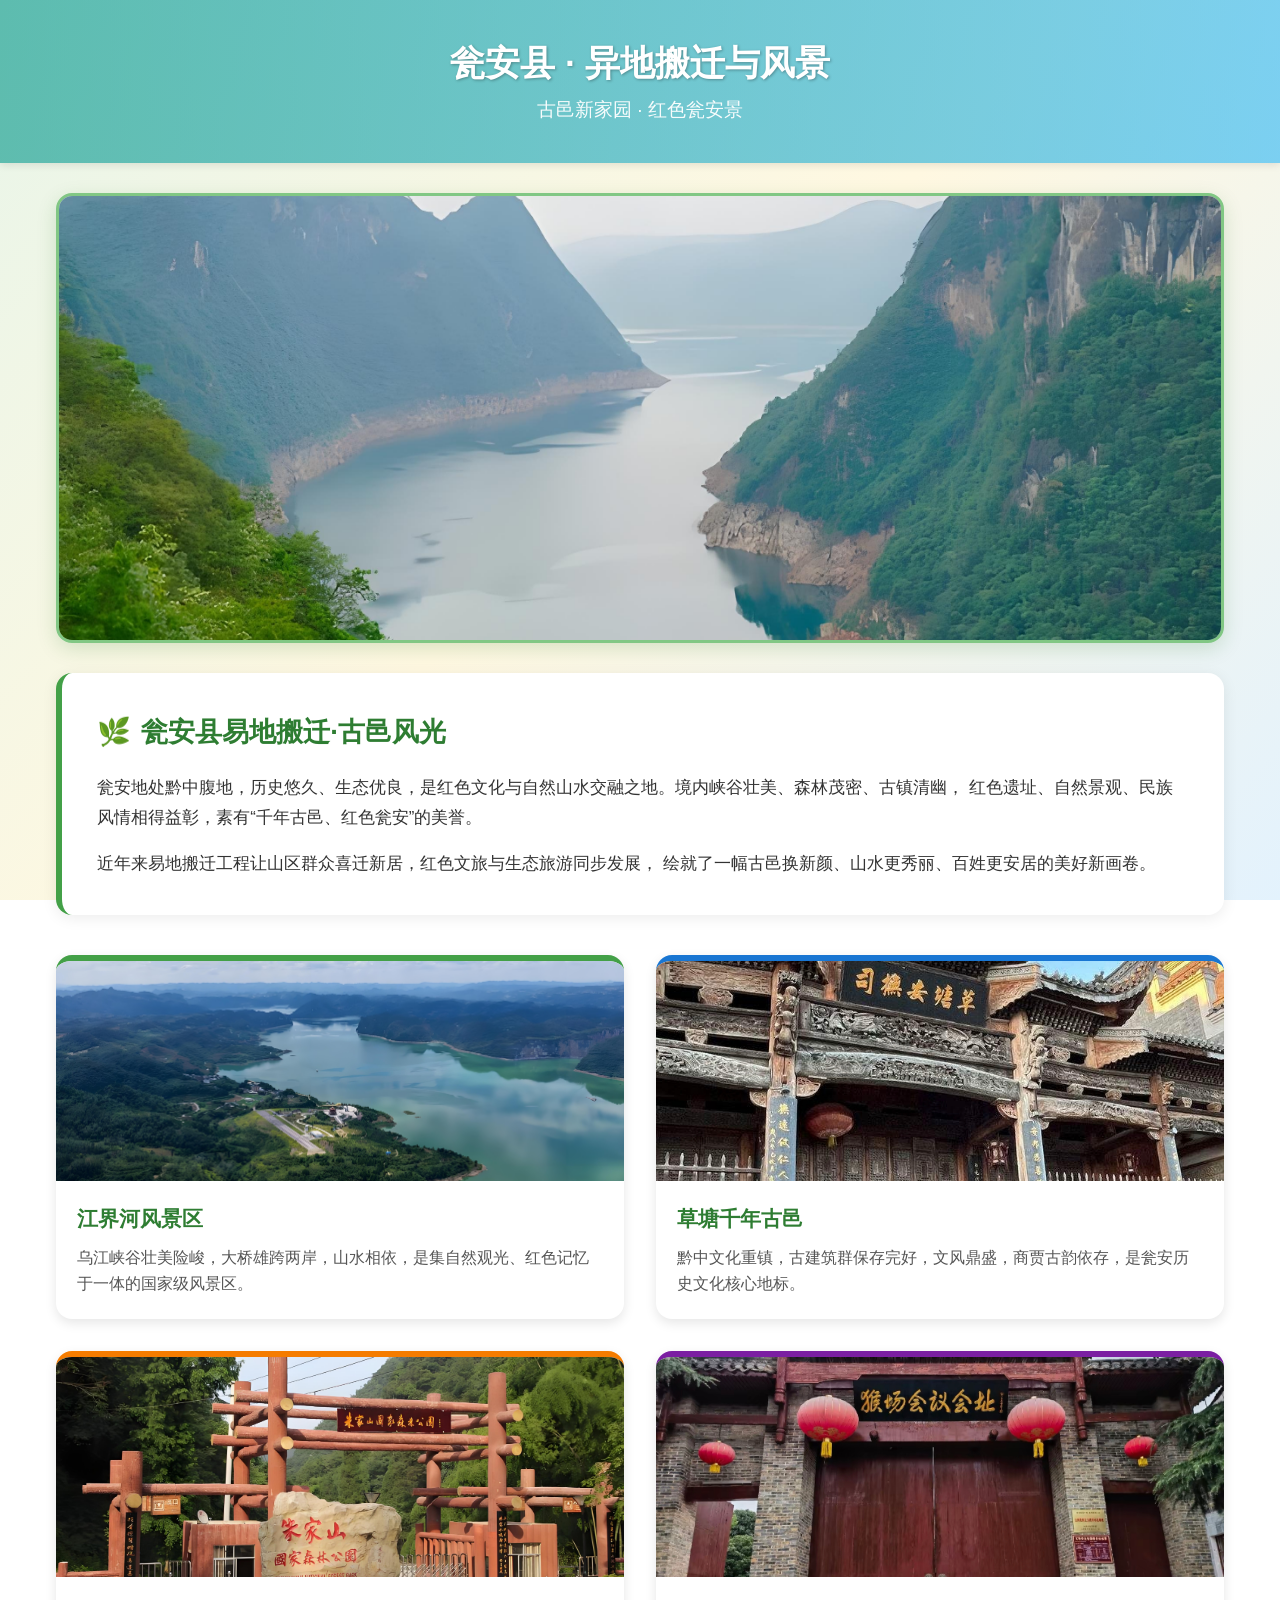
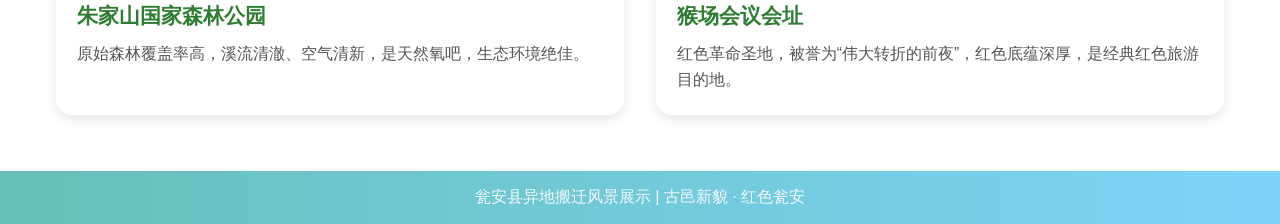
<file: wenganfengjing/index.html>
<!DOCTYPE html>
<html lang="zh-CN">
<head>
  <meta charset="UTF-8" />
  <meta name="viewport" content="width=device-width, initial-scale=1.0">
  <title>瓮安县· 异地搬迁与风景</title>
  <style>
    * {
      margin: 0;
      padding: 0;
      box-sizing: border-box;
      font-family: "Microsoft YaHei", sans-serif;
    }

    /* 背景：从江主题渐变+纹理感 */
    body {
      background: linear-gradient(135deg, #e8f5e9 0%, #fff8e1 50%, #e3f2fd 100%);
      background-attachment: fixed;
      color: #333;
    }

    /* 头部：蓝绿渐变，带装饰 */
    header {
  /* 改成：半透明蓝绿渐变，降低饱和度，融入背景 */
  background: linear-gradient(to right, rgba(0, 150, 136, 0.6), rgba(41, 182, 246, 0.6));
  color: white;
  text-align: center;
  padding: 2.5rem 1rem;
  box-shadow: 0 2px 8px rgba(0,0,0,0.1); /* 阴影也减淡，更轻薄 */
}

    header h1 {
      font-size: 2.2rem;
      margin-bottom: 0.6rem;
      text-shadow: 1px 1px 3px rgba(0,0,0,0.3);
    }

    header p {
      font-size: 1.2rem;
      opacity: 0.95;
    }

    .container {
      max-width: 1200px;
      margin: 0 auto;
      padding: 0 1rem;
    }

    /* 轮播图：圆角+阴影+绿色边框 */
    .banner {
      width: 100%;
      height: 450px;
      position: relative;
      overflow: hidden;
      margin: 30px auto;
      border-radius: 16px;
      box-shadow: 0 6px 20px rgba(0,100,0,0.15);
      border: 3px solid #81c784;
    }

    .banner img {
      width: 100%;
      height: 100%;
      object-fit: cover;
      position: absolute;
      opacity: 0;
      transition: opacity 1.5s ease;
    }

    .banner img.active {
      opacity: 1;
    }

    /* 介绍板块：米白+浅绿边框，层次分明 */
    .intro {
      background: #ffffff;
      padding: 2.2rem;
      border-radius: 16px;
      margin-bottom: 2.5rem;
      box-shadow: 0 3px 15px rgba(0,0,0,0.08);
      border-left: 6px solid #43a047;
      line-height: 1.8;
      font-size: 1.05rem;
    }

    .intro h2 {
      color: #2e7d32;
      margin-bottom: 1rem;
      font-size: 1.7rem;
      display: flex;
      align-items: center;
    }

    .intro h2::before {
      content: "🌿";
      margin-right: 10px;
    }

    /* 卡片布局：多色卡片，区分主题 */
    .card-box {
     display: grid;
     grid-template-columns: repeat(2, 1fr); /* 强制一行2个，平分宽度 */
     gap: 2rem;
     margin-bottom: 3.5rem;
    }

    .card {
      background: white;
      border-radius: 16px;
      overflow: hidden;
      box-shadow: 0 4px 12px rgba(0,0,0,0.1);
      transition: all 0.3s ease;
    }

    .card:hover {
      transform: translateY(-8px);
      box-shadow: 0 8px 20px rgba(0,100,0,0.2);
    }

    /* 卡片顶部彩色条，区分不同主题 */
    .card:nth-child(1) { border-top: 6px solid #43a047; } /* 生态绿 */
    .card:nth-child(2) { border-top: 6px solid #1976d2; } /* 新居蓝 */
    .card:nth-child(3) { border-top: 6px solid #f57c00; } /* 民俗橙 */
    .card:nth-child(4) { border-top: 6px solid #7b1fa2; } /* 产业紫 */

    .card img {
      width: 100%;
      height: 220px;
      object-fit: cover;
    }

    .card-text {
      padding: 1.3rem;
    }

    .card-text h3 {
      color: #2e7d32;
      margin-bottom: 0.7rem;
      font-size: 1.3rem;
    }

    .card-text p {
      color: #555;
      line-height: 1.7;
      font-size: 0.98rem;
    }

    /* 页脚：侗族主题深色，带装饰 */
    footer {
  background: linear-gradient(to right, rgba(0, 150, 136, 0.6), rgba(41, 182, 246, 0.6));
  /* 下面你原来所有的代码 原封不动保留，一个字都不用改 */
  color: white;
  text-align: center;
  padding: 1rem;
  margin-top: 2rem;
}

    footer p {
      opacity: 0.9;
    }
  </style>
</head>

<body>
  <header>
    <h1>瓮安县 · 异地搬迁与风景</h1>
    <p>古邑新家园 · 红色瓮安景</p >
  </header>

  <div class="container">
    <!-- 轮播图：瓮安主题图片 -->
    <div class="banner" id="banner">
      <img src="img/江界河.jpg" class="active" alt="江界河风景区">
      <img src="img/草堂.jpg" alt="草塘千年古邑">
      <img src="img/会议1.jpg" alt="猴场会议">
      <img src="img/江界和2.jpg" alt="朱家山原始森林">
    </div>

    <!-- 介绍板块：瓮安搬迁与风景 -->
    <section class="intro">
      <h2>瓮安县易地搬迁·古邑风光</h2>
      <p>
        瓮安地处黔中腹地，历史悠久、生态优良，是红色文化与自然山水交融之地。境内峡谷壮美、森林茂密、古镇清幽，
        红色遗址、自然景观、民族风情相得益彰，素有“千年古邑、红色瓮安”的美誉。
      </p >
      <p style="margin-top:1rem;">
    近年来易地搬迁工程让山区群众喜迁新居，红色文旅与生态旅游同步发展，
    绘就了一幅古邑换新颜、山水更秀丽、百姓更安居的美好新画卷。   
      </p >
    </section>

    <div class="card-box">
      <div class="card">
        <img src="img/朱家山1.jpg" alt="江界河风景区">
        <div class="card-text">
          <h3>江界河风景区</h3>
          <p>乌江峡谷壮美险峻，大桥雄跨两岸，山水相依，是集自然观光、红色记忆于一体的国家级风景区。</p >
        </div>
      </div>

      <div class="card">
        <img src="img/草堂1.jpg" alt="草塘千年古邑">
        <div class="card-text">
          <h3>草塘千年古邑</h3>
          <p>黔中文化重镇，古建筑群保存完好，文风鼎盛，商贾古韵依存，是瓮安历史文化核心地标。</p >
        </div>
      </div>

      <div class="card">
        <img src="img/朱家山.jpg" alt="朱家山国家森林公园">
        <div class="card-text">
          <h3>朱家山国家森林公园</h3>
          <p>原始森林覆盖率高，溪流清澈、空气清新，是天然氧吧，生态环境绝佳。</p >
        </div>
      </div>

      <div class="card">
        <img src="img/会议.jpg" alt="红色文化圣地">
        <div class="card-text">
          <h3>猴场会议会址</h3>
          <p>红色革命圣地，被誉为“伟大转折的前夜”，红色底蕴深厚，是经典红色旅游目的地。</p >
        </div>
      </div>
    </div>
  </div>

  <footer>
    <p>瓮安县异地搬迁风景展示 | 古邑新貌 · 红色瓮安</p >
  </footer>

  <script>
    // 轮播图自动切换
    const imgs = document.querySelectorAll('#banner img');
    let index = 0;

    function slide() {
      imgs[index].classList.remove('active');
      index = (index + 1) % imgs.length;
      imgs[index].classList.add('active');
    }

    setInterval(slide, 3500); // 3.5秒切换一次，节奏更舒服
  </script>
</body>
</html>
</file>
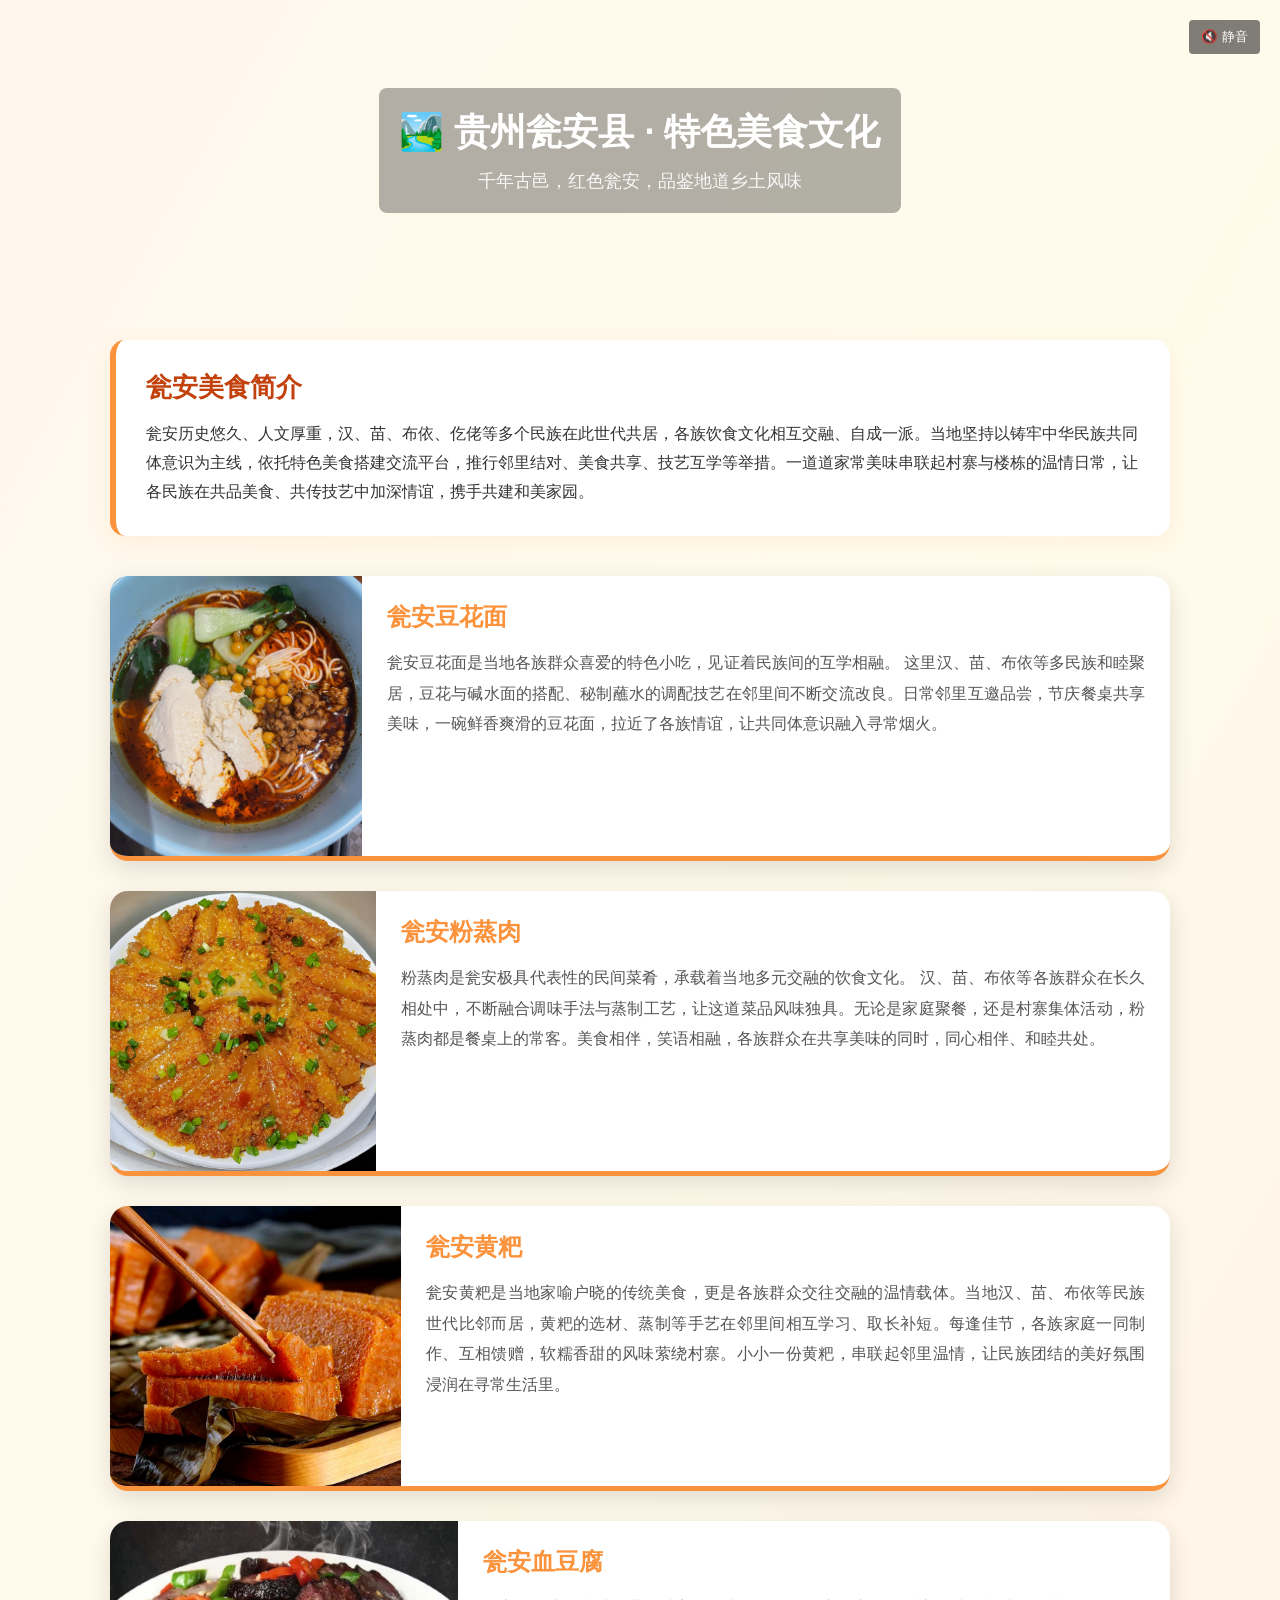
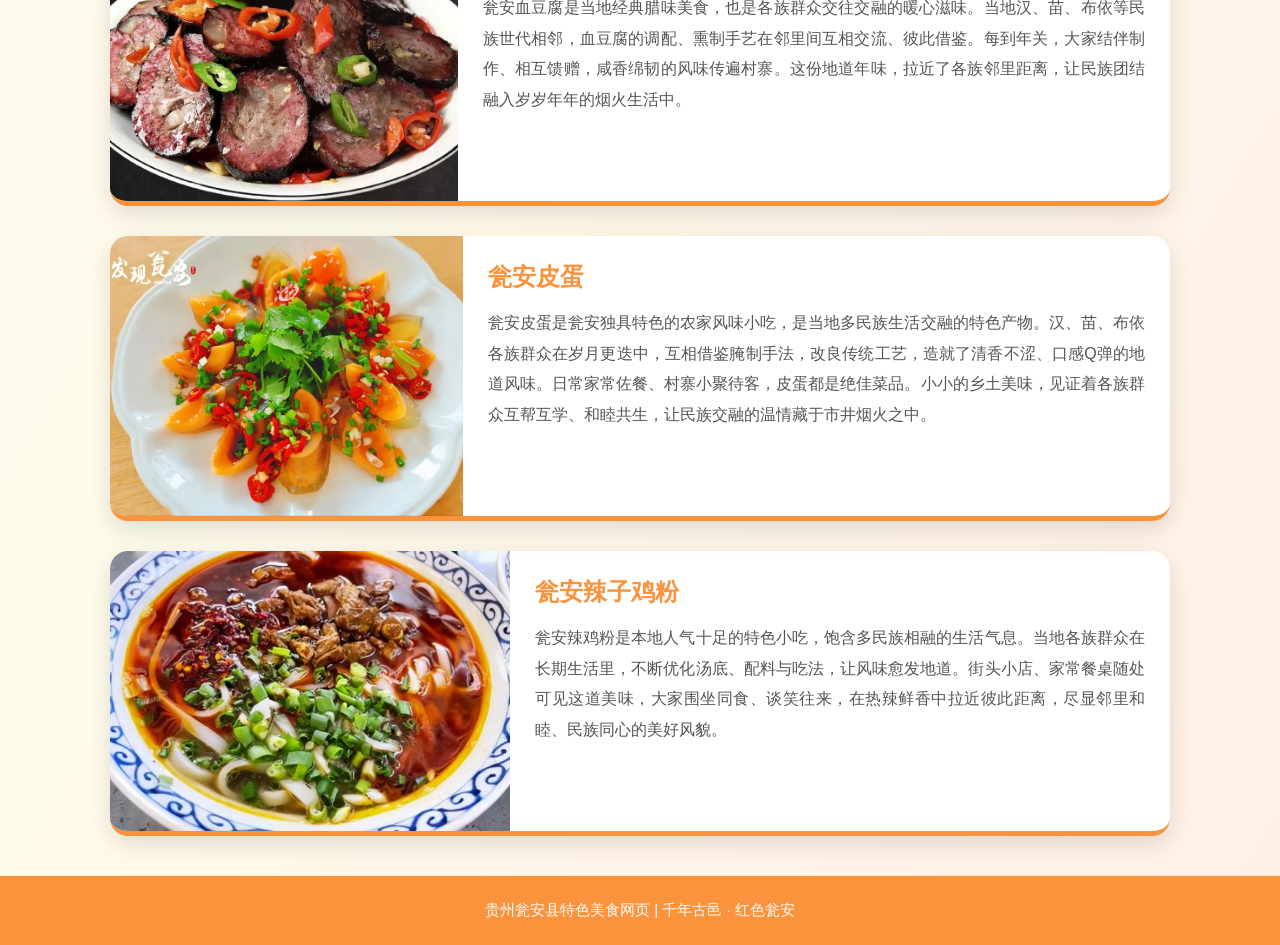
<file: wenganmeishi/index.html>
<!DOCTYPE html>
<html lang="zh-CN">
<head>
    <meta charset="UTF-8">
    <title>贵州瓮安县特色美食</title>
    <link rel="stylesheet" href="css/style.css">
    <style>
        .top-header {
            position: relative;
            width: 100%;
            height: 300px;
            overflow: hidden;
            display: flex;
            flex-direction: column;
            justify-content: center;
            align-items: center;
            color: #fff;
            text-align: center;
        }
        .video-bg {
            position: absolute;
            top: 0;
            left: 0;
            width: 100%;
            height: 100%;
            z-index: 0;
            pointer-events: auto;
        }
        .video-bg video {
            width: 100%;
            height: 100%;
            object-fit: cover;
            opacity: 1;
            filter: none;
        }
        .header-text {
            position: relative;
            z-index: 1;
            background: rgba(0,0,0,0.3);
            padding: 20px;
            border-radius: 8px;
        }
        .volume-btn {
            position: absolute;
            top: 20px;
            right: 20px;
            z-index: 2;
            background: rgba(0,0,0,0.5);
            color: #fff;
            border: none;
            padding: 8px 12px;
            border-radius: 4px;
            cursor: pointer;
        }
    </style>
</head>
<body>
<header class="top-header">
    <div class="video-bg">
        <video id="bgVideo" autoplay muted loop playsinline>
            <source src="vedio/vedio.mp4" type="video/mp4">
        </video>
    </div>
    <button class="volume-btn" id="volumeBtn">🔇 静音</button>
    <div class="header-text">
        <h1>🏞️ 贵州瓮安县 · 特色美食文化</h1>
        <p>千年古邑，红色瓮安，品鉴地道乡土风味</p >
    </div>
</header>
<div class="container">
    <div class="intro-box">
        <h2>瓮安美食简介</h2>
        <p>瓮安历史悠久、人文厚重，汉、苗、布依、仡佬等多个民族在此世代共居，各族饮食文化相互交融、自成一派。当地坚持以铸牢中华民族共同体意识为主线，依托特色美食搭建交流平台，推行邻里结对、美食共享、技艺互学等举措。一道道家常美味串联起村寨与楼栋的温情日常，让各民族在共品美食、共传技艺中加深情谊，携手共建和美家园。</p >
    </div>
    <div class="food-wrap">
        <div class="food-card">
            <img src="img/图2.jpg" alt="瓮安豆花面">
            <div class="text-box">
                <h3>瓮安豆花面</h3>
                <p>瓮安豆花面是当地各族群众喜爱的特色小吃，见证着民族间的互学相融。
 
这里汉、苗、布依等多民族和睦聚居，豆花与碱水面的搭配、秘制蘸水的调配技艺在邻里间不断交流改良。日常邻里互邀品尝，节庆餐桌共享美味，一碗鲜香爽滑的豆花面，拉近了各族情谊，让共同体意识融入寻常烟火。</p >
            </div>
        </div>
        <div class="food-card">
            <img src="img/图4.jpg" alt="瓮安粉蒸肉">
            <div class="text-box">
                <h3>瓮安粉蒸肉</h3>
                <p>粉蒸肉是瓮安极具代表性的民间菜肴，承载着当地多元交融的饮食文化。
 
汉、苗、布依等各族群众在长久相处中，不断融合调味手法与蒸制工艺，让这道菜品风味独具。无论是家庭聚餐，还是村寨集体活动，粉蒸肉都是餐桌上的常客。美食相伴，笑语相融，各族群众在共享美味的同时，同心相伴、和睦共处。</p >
            </div>
        </div>
        <div class="food-card">
            <img src="img/图3.jpg" alt="瓮安黄粑">
            <div class="text-box">
                <h3>瓮安黄粑</h3>
                <p>瓮安黄粑是当地家喻户晓的传统美食，更是各族群众交往交融的温情载体。当地汉、苗、布依等民族世代比邻而居，黄粑的选材、蒸制等手艺在邻里间相互学习、取长补短。每逢佳节，各族家庭一同制作、互相馈赠，软糯香甜的风味萦绕村寨。小小一份黄粑，串联起邻里温情，让民族团结的美好氛围浸润在寻常生活里。</p >
            </div>
        </div>
        <div class="food-card">
            <img src="img/图5.jpg" alt="瓮安血豆腐">
            <div class="text-box">
                <h3>瓮安血豆腐</h3>
                <p>瓮安血豆腐是当地经典腊味美食，也是各族群众交往交融的暖心滋味。当地汉、苗、布依等民族世代相邻，血豆腐的调配、熏制手艺在邻里间互相交流、彼此借鉴。每到年关，大家结伴制作、相互馈赠，咸香绵韧的风味传遍村寨。这份地道年味，拉近了各族邻里距离，让民族团结融入岁岁年年的烟火生活中。</p >
            </div>
        </div>
        <div class="food-card">
            <img src="img/图6.jpg" alt="瓮安皮蛋">
            <div class="text-box">
                <h3>瓮安皮蛋</h3>
                <p>瓮安皮蛋是瓮安独具特色的农家风味小吃，是当地多民族生活交融的特色产物。汉、苗、布依各族群众在岁月更迭中，互相借鉴腌制手法，改良传统工艺，造就了清香不涩、口感Q弹的地道风味。日常家常佐餐、村寨小聚待客，皮蛋都是绝佳菜品。小小的乡土美味，见证着各族群众互帮互学、和睦共生，让民族交融的温情藏于市井烟火之中。</p >
            </div>
        </div>
        <div class="food-card">
            <img src="img/图1.jpg" alt="瓮安辣子鸡粉">
            <div class="text-box">
                <h3>瓮安辣子鸡粉</h3>
                <p>瓮安辣鸡粉是本地人气十足的特色小吃，饱含多民族相融的生活气息。当地各族群众在长期生活里，不断优化汤底、配料与吃法，让风味愈发地道。街头小店、家常餐桌随处可见这道美味，大家围坐同食、谈笑往来，在热辣鲜香中拉近彼此距离，尽显邻里和睦、民族同心的美好风貌。</p >
            </div>
        </div>
    </div>
</div>
<footer>
    <p>贵州瓮安县特色美食网页 | 千年古邑 · 红色瓮安</p >
</footer>
<script>
    const video = document.getElementById('bgVideo');
    const volumeBtn = document.getElementById('volumeBtn');

    volumeBtn.addEventListener('click', () => {
        if (video.muted) {
            video.muted = false;
            volumeBtn.textContent = '🔊 有声';
        } else {
            video.muted = true;
            volumeBtn.textContent = '🔇 静音';
        }
    });
</script>
</body>
</html>
</file>
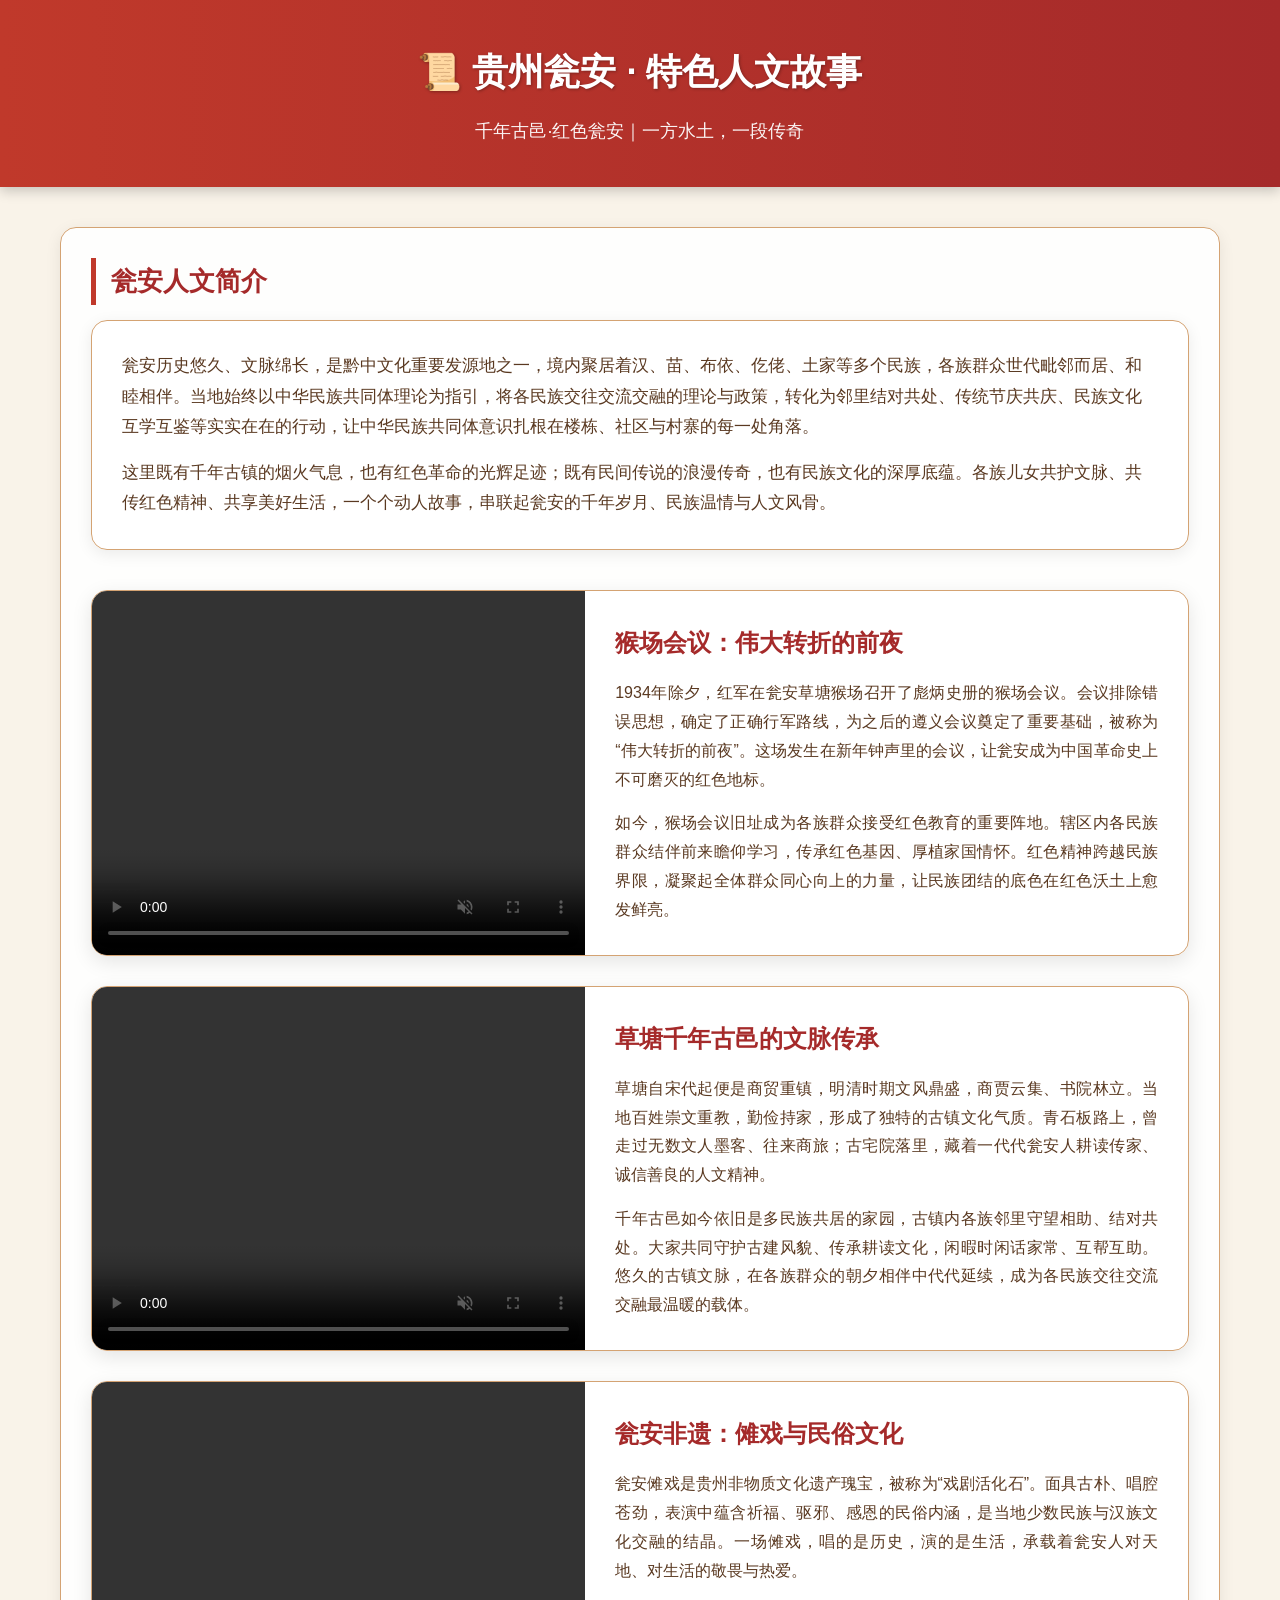
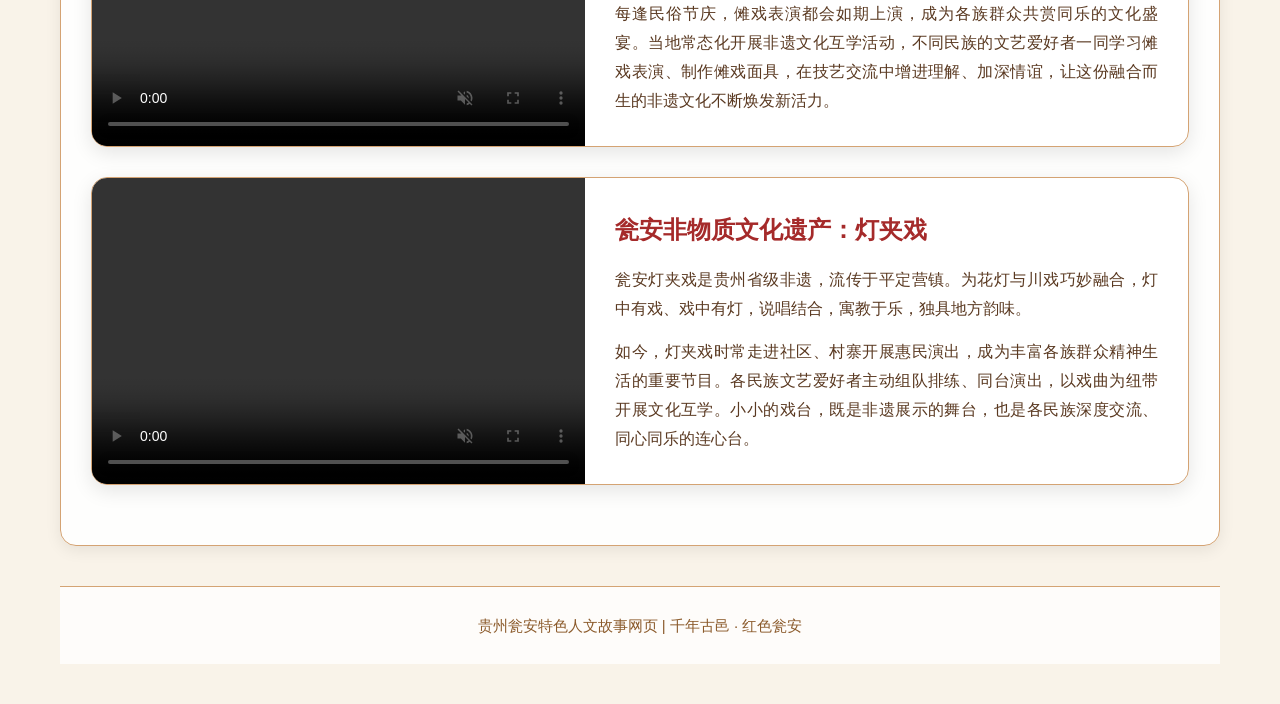
<file: wenganrenwen/index.html>
<!DOCTYPE html>
<html lang="zh-CN">
<head>
    <meta charset="UTF-8">
    <title>贵州瓮安 · 特色人文故事</title>
    <style>
        * {
            margin: 0;
            padding: 0;
            box-sizing: border-box;
            font-family: "微软雅黑", sans-serif;
        }

        body {
            /* 改成你要的国风米白底色 */
            background: #f9f3e9;
            color: #5a3921;
            line-height: 1.8;
            background-image: url(""); /* 可以自己加古风山水底纹 */
        }

        /* 顶部标题栏，改成红棕国风配色 */
        .header-banner {
            background: linear-gradient(90deg, #c0392b, #a52a2a);
            color: white;
            text-align: center;
            padding: 40px 20px;
            box-shadow: 0 4px 12px rgba(0,0,0,0.2);
        }

        .header-banner h1 {
            font-size: 36px;
            margin-bottom: 10px;
            text-shadow: 1px 1px 3px rgba(0,0,0,0.3);
        }

        .header-banner p {
            font-size: 18px;
            opacity: 0.95;
        }

        .container {
            max-width: 1200px;
            margin: 40px auto;
            padding: 0 20px;
        }

        /* 简介模块，国风米白卡片 */
        .intro-section {
            background: rgba(255,255,255,0.9);
            border-radius: 16px;
            padding: 30px;
            margin-bottom: 40px;
            box-shadow: 0 4px 16px rgba(0,0,0,0.08);
            border: 1px solid #d4a373;
        }

        .intro-section h2 {
            color: #a52a2a;
            font-size: 26px;
            margin-bottom: 15px;
            border-left: 5px solid #c0392b;
            padding-left: 15px;
        }

        .intro-section p {
            font-size: 17px;
            color: #5a3921;
        }

        /* 景点卡片，国风浅棕调 */
        .scenery-item {
            display: flex;
            background: rgba(255,255,255,0.95);
            border-radius: 16px;
            overflow: hidden;
            margin-bottom: 30px;
            box-shadow: 0 6px 20px rgba(0,0,0,0.1);
            transition: transform 0.3s ease;
            border: 1px solid #d4a373;
        }

        .scenery-item:hover {
            transform: translateY(-5px);
        }

        .scenery-video {
            width: 45%;
            background: #f5e8d8;
            display: flex;
            align-items: center;
            justify-content: center;
        }

        .scenery-video video {
            width: 100%;
            height: 100%;
            object-fit: cover;
        }

        .scenery-text {
            width: 55%;
            padding: 30px;
        }

        .scenery-text h3 {
            font-size: 24px;
            color: #a52a2a;
            margin-bottom: 15px;
        }

        .scenery-text p {
            font-size: 16px;
            color: #5a3921;
            text-align: justify;
        }

        footer {
            text-align: center;
            padding: 25px;
            color: #8b5a2b;
            background: rgba(255,255,255,0.8);
            font-size: 15px;
            border-top: 1px solid #d4a373;
        }
    </style>
</head>
<body>
    <div class="header-banner">
        <h1>📜 贵州瓮安 · 特色人文故事</h1>
        <p>千年古邑·红色瓮安｜一方水土，一段传奇</p >
    </div>

    <div class="container">
        <div class="intro-section">
            <h2>瓮安人文简介</h2>
           <div class="intro-section">
    <p>瓮安历史悠久、文脉绵长，是黔中文化重要发源地之一，境内聚居着汉、苗、布依、仡佬、土家等多个民族，各族群众世代毗邻而居、和睦相伴。当地始终以中华民族共同体理论为指引，将各民族交往交流交融的理论与政策，转化为邻里结对共处、传统节庆共庆、民族文化互学互鉴等实实在在的行动，让中华民族共同体意识扎根在楼栋、社区与村寨的每一处角落。</p >
    <p style="margin-top:15px;">这里既有千年古镇的烟火气息，也有红色革命的光辉足迹；既有民间传说的浪漫传奇，也有民族文化的深厚底蕴。各族儿女共护文脉、共传红色精神、共享美好生活，一个个动人故事，串联起瓮安的千年岁月、民族温情与人文风骨。</p >
        </div>

        <!-- 1 猴场会议：伟大转折的前夜 -->
        <div class="scenery-item">
            <div class="scenery-video">
                <video controls muted loop playsinline>
                    <source src="vedio/vedio3.mp4" type="video/mp4">
                </video>
            </div>
            <div class="scenery-text">
                <h3>猴场会议：伟大转折的前夜</h3>
        <p>1934年除夕，红军在瓮安草塘猴场召开了彪炳史册的猴场会议。会议排除错误思想，确定了正确行军路线，为之后的遵义会议奠定了重要基础，被称为“伟大转折的前夜”。这场发生在新年钟声里的会议，让瓮安成为中国革命史上不可磨灭的红色地标。</p >
        <p style="margin-top:15px;">如今，猴场会议旧址成为各族群众接受红色教育的重要阵地。辖区内各民族群众结伴前来瞻仰学习，传承红色基因、厚植家国情怀。红色精神跨越民族界限，凝聚起全体群众同心向上的力量，让民族团结的底色在红色沃土上愈发鲜亮。</p >
            </div>
        </div>

        <!-- 2 草塘千年古邑的文脉传承 -->
        <div class="scenery-item">
            <div class="scenery-video">
                <video controls muted loop playsinline>
                    <source src="vedio/vedio1.mp4" type="video/mp4">
                </video>
            </div>
            <div class="scenery-text">
                <h3>草塘千年古邑的文脉传承</h3>
        <p>草塘自宋代起便是商贸重镇，明清时期文风鼎盛，商贾云集、书院林立。当地百姓崇文重教，勤俭持家，形成了独特的古镇文化气质。青石板路上，曾走过无数文人墨客、往来商旅；古宅院落里，藏着一代代瓮安人耕读传家、诚信善良的人文精神。</p >
        <p style="margin-top:15px;">千年古邑如今依旧是多民族共居的家园，古镇内各族邻里守望相助、结对共处。大家共同守护古建风貌、传承耕读文化，闲暇时闲话家常、互帮互助。悠久的古镇文脉，在各族群众的朝夕相伴中代代延续，成为各民族交往交流交融最温暖的载体。</p >
            </div>
        </div>

        <!-- 4 瓮安非遗：傩戏与民俗文化 -->
        <div class="scenery-item">
            <div class="scenery-video">
                <video controls muted loop playsinline>
                    <source src="vedio/vedio2.mp4" type="video/mp4">
                </video>
            </div>
            <div class="scenery-text">
                <h3>瓮安非遗：傩戏与民俗文化</h3>
        <p>瓮安傩戏是贵州非物质文化遗产瑰宝，被称为“戏剧活化石”。面具古朴、唱腔苍劲，表演中蕴含祈福、驱邪、感恩的民俗内涵，是当地少数民族与汉族文化交融的结晶。一场傩戏，唱的是历史，演的是生活，承载着瓮安人对天地、对生活的敬畏与热爱。</p >
        <p style="margin-top:15px;">每逢民俗节庆，傩戏表演都会如期上演，成为各族群众共赏同乐的文化盛宴。当地常态化开展非遗文化互学活动，不同民族的文艺爱好者一同学习傩戏表演、制作傩戏面具，在技艺交流中增进理解、加深情谊，让这份融合而生的非遗文化不断焕发新活力。</p >
            </div>
        </div>

        <!-- 5瓮安非物质文化遗产：灯夹戏 -->
        <div class="scenery-item">
            <div class="scenery-video">
                <video controls muted loop playsinline>
                    <source src="vedio/vedio4.mp4" type="video/mp4">
                </video>
            </div>
            <div class="scenery-text">
                <h3>瓮安非物质文化遗产：灯夹戏</h3>
        <p>瓮安灯夹戏是贵州省级非遗，流传于平定营镇。为花灯与川戏巧妙融合，灯中有戏、戏中有灯，说唱结合，寓教于乐，独具地方韵味。</p >
        <p style="margin-top:15px;">如今，灯夹戏时常走进社区、村寨开展惠民演出，成为丰富各族群众精神生活的重要节目。各民族文艺爱好者主动组队排练、同台演出，以戏曲为纽带开展文化互学。小小的戏台，既是非遗展示的舞台，也是各民族深度交流、同心同乐的连心台。</p >
            </div>
        </div>
    </div>

    <footer>
        <p>贵州瓮安特色人文故事网页 | 千年古邑 · 红色瓮安</p >
    </footer>
</body>
</html>
</file>
<file: guilanmeishi/css/style.css>
* {
    margin: 0;
    padding: 0;
    box-sizing: border-box;
}

body {
    background: linear-gradient(120deg, #fff7ed, #fffbeb, #fff0e6);
    font-family: "微软雅黑", sans-serif;
    color: #333;
}

/* 头部：完全去掉遮罩！不挡视频 */
.top-header {
    position: relative;
    width: 100%;
    height: 300px;
    overflow: hidden;
    display: flex;
    flex-direction: column;
    justify-content: center;
    align-items: center;
    color: #fff;
    text-align: center;
    background: transparent; /* 彻底去掉橙色遮罩，一点都不挡 */
}

.video-bg {
    position: absolute;
    top: 0;
    left: 0;
    width: 100%;
    height: 100%;
    z-index: 0;
    pointer-events: auto;
}

/* 视频：超清、无雾、高饱和、高对比 */
.video-bg video {
    width: 100%;
    height: 100%;
    object-fit: cover;
    opacity: 1;
    filter: none; /* 去掉所有滤镜，还原原生高清 */
}

.volume-btn {
    position: absolute;
    top: 20px;
    right: 20px;
    z-index: 2;
    background: rgba(0,0,0,0.5);
    color: #fff;
    border: none;
    padding: 8px 12px;
    border-radius: 4px;
    cursor: pointer;
}

.header-text {
    position: relative;
    z-index: 1;
    background: rgba(0,0,0,0.4);
    padding: 20px;
    border-radius: 8px;
}

.top-header h1 {
    font-size: 36px;
    margin-bottom: 12px;
}

.top-header p {
    font-size: 18px;
    opacity: 0.9;
}

.container {
    width: 1100px;
    margin: 0 auto;
    padding: 40px 20px;
}

.intro-box {
    background: #ffffff;
    padding: 30px;
    border-radius: 15px;
    margin-bottom: 40px;
    box-shadow: 0 5px 20px rgba(251, 146, 60, 0.1);
    border-left: 6px solid #fb923c;
}

.intro-box h2 {
    color: #c2410c;
    margin-bottom: 15px;
    font-size: 26px;
}

.intro-box p {
    line-height: 1.8;
    font-size: 16px;
}

.food-wrap {
    display: flex;
    flex-wrap: wrap;
    gap: 30px;
    justify-content: center;
}

.food-card {
    width: 100%;
    background: #fff;
    border-radius: 18px;
    box-shadow: 0 8px 25px rgba(0,0,0,0.12);
    overflow: hidden;
    display: flex;
    transition: 0.3s;
    border-bottom: 5px solid #fb923c;
}

.food-card:hover {
    transform: translateY(-8px);
}

.food-card img {
    width: 400px;
    height: 280px;
    object-fit: cover;
}

.text-box {
    padding: 25px;
}

.text-box h3 {
    font-size: 24px;
    color: #fb923c;
    margin-bottom: 15px;
}

.text-box p {
    line-height: 1.9;
    font-size: 16px;
    color: #555;
    text-align: justify;
}

footer {
    text-align: center;
    padding: 25px;
    background: #fb923c;
    color: #fff;
    font-size: 15px;
}
</file>
<file: luodianmeishi/css/style.css>
* {
    margin: 0;
    padding: 0;
    box-sizing: border-box;
}

body {
    background: linear-gradient(120deg, #fff7ed, #fffbeb, #fff0e6);
    font-family: "微软雅黑", sans-serif;
    color: #333;
}

/* 头部：完全去掉遮罩！不挡视频 */
.top-header {
    position: relative;
    width: 100%;
    height: 300px;
    overflow: hidden;
    display: flex;
    flex-direction: column;
    justify-content: center;
    align-items: center;
    color: #fff;
    text-align: center;
    background: transparent; /* 彻底去掉橙色遮罩，一点都不挡 */
}

.video-bg {
    position: absolute;
    top: 0;
    left: 0;
    width: 100%;
    height: 100%;
    z-index: 0;
    pointer-events: auto;
}

/* 视频：超清、无雾、高饱和、高对比 */
.video-bg video {
    width: 100%;
    height: 100%;
    object-fit: cover;
    opacity: 1;
    filter: none; /* 去掉所有滤镜，还原原生高清 */
}

.volume-btn {
    position: absolute;
    top: 20px;
    right: 20px;
    z-index: 2;
    background: rgba(0,0,0,0.5);
    color: #fff;
    border: none;
    padding: 8px 12px;
    border-radius: 4px;
    cursor: pointer;
}

.header-text {
    position: relative;
    z-index: 1;
    background: rgba(0,0,0,0.4);
    padding: 20px;
    border-radius: 8px;
}

.top-header h1 {
    font-size: 36px;
    margin-bottom: 12px;
}

.top-header p {
    font-size: 18px;
    opacity: 0.9;
}

.container {
    width: 1100px;
    margin: 0 auto;
    padding: 40px 20px;
}

.intro-box {
    background: #ffffff;
    padding: 30px;
    border-radius: 15px;
    margin-bottom: 40px;
    box-shadow: 0 5px 20px rgba(251, 146, 60, 0.1);
    border-left: 6px solid #fb923c;
}

.intro-box h2 {
    color: #c2410c;
    margin-bottom: 15px;
    font-size: 26px;
}

.intro-box p {
    line-height: 1.8;
    font-size: 16px;
}

.food-wrap {
    display: flex;
    flex-wrap: wrap;
    gap: 30px;
    justify-content: center;
}

.food-card {
    width: 100%;
    background: #fff;
    border-radius: 18px;
    box-shadow: 0 8px 25px rgba(0,0,0,0.12);
    overflow: hidden;
    display: flex;
    transition: 0.3s;
    border-bottom: 5px solid #fb923c;
}

.food-card:hover {
    transform: translateY(-8px);
}

.food-card img {
    width: 400px;
    height: 280px;
    object-fit: cover;
}

.text-box {
    padding: 25px;
}

.text-box h3 {
    font-size: 24px;
    color: #fb923c;
    margin-bottom: 15px;
}

.text-box p {
    line-height: 1.9;
    font-size: 16px;
    color: #555;
    text-align: justify;
}

footer {
    text-align: center;
    padding: 25px;
    background: #fb923c;
    color: #fff;
    font-size: 15px;
}
</file>
<file: sandumeishi/css/style.css>
* {
    margin: 0;
    padding: 0;
    box-sizing: border-box;
}

body {
    background: linear-gradient(120deg, #fff7ed, #fffbeb, #fff0e6);
    font-family: "微软雅黑", sans-serif;
    color: #333;
}

/* 头部：完全去掉遮罩！不挡视频 */
.top-header {
    position: relative;
    width: 100%;
    height: 300px;
    overflow: hidden;
    display: flex;
    flex-direction: column;
    justify-content: center;
    align-items: center;
    color: #fff;
    text-align: center;
    background: transparent; /* 彻底去掉橙色遮罩，一点都不挡 */
}

.video-bg {
    position: absolute;
    top: 0;
    left: 0;
    width: 100%;
    height: 100%;
    z-index: 0;
    pointer-events: auto;
}

/* 视频：超清、无雾、高饱和、高对比 */
.video-bg video {
    width: 100%;
    height: 100%;
    object-fit: cover;
    opacity: 1;
    filter: none; /* 去掉所有滤镜，还原原生高清 */
}

.volume-btn {
    position: absolute;
    top: 20px;
    right: 20px;
    z-index: 2;
    background: rgba(0,0,0,0.5);
    color: #fff;
    border: none;
    padding: 8px 12px;
    border-radius: 4px;
    cursor: pointer;
}

.header-text {
    position: relative;
    z-index: 1;
    background: rgba(0,0,0,0.4);
    padding: 20px;
    border-radius: 8px;
}

.top-header h1 {
    font-size: 36px;
    margin-bottom: 12px;
}

.top-header p {
    font-size: 18px;
    opacity: 0.9;
}

.container {
    width: 1100px;
    margin: 0 auto;
    padding: 40px 20px;
}

.intro-box {
    background: #ffffff;
    padding: 30px;
    border-radius: 15px;
    margin-bottom: 40px;
    box-shadow: 0 5px 20px rgba(251, 146, 60, 0.1);
    border-left: 6px solid #fb923c;
}

.intro-box h2 {
    color: #c2410c;
    margin-bottom: 15px;
    font-size: 26px;
}

.intro-box p {
    line-height: 1.8;
    font-size: 16px;
}

.food-wrap {
    display: flex;
    flex-wrap: wrap;
    gap: 30px;
    justify-content: center;
}

.food-card {
    width: 100%;
    background: #fff;
    border-radius: 18px;
    box-shadow: 0 8px 25px rgba(0,0,0,0.12);
    overflow: hidden;
    display: flex;
    transition: 0.3s;
    border-bottom: 5px solid #fb923c;
}

.food-card:hover {
    transform: translateY(-8px);
}

.food-card img {
    width: 400px;
    height: 280px;
    object-fit: cover;
}

.text-box {
    padding: 25px;
}

.text-box h3 {
    font-size: 24px;
    color: #fb923c;
    margin-bottom: 15px;
}

.text-box p {
    line-height: 1.9;
    font-size: 16px;
    color: #555;
    text-align: justify;
}

footer {
    text-align: center;
    padding: 25px;
    background: #fb923c;
    color: #fff;
    font-size: 15px;
}
</file>
<file: wenganmeishi/css/style.css>
* {
    margin: 0;
    padding: 0;
    box-sizing: border-box;
}

body {
    background: linear-gradient(120deg, #fff7ed, #fffbeb, #fff0e6);
    font-family: "微软雅黑", sans-serif;
    color: #333;
}

/* 头部：完全去掉遮罩！不挡视频 */
.top-header {
    position: relative;
    width: 100%;
    height: 300px;
    overflow: hidden;
    display: flex;
    flex-direction: column;
    justify-content: center;
    align-items: center;
    color: #fff;
    text-align: center;
    background: transparent; /* 彻底去掉橙色遮罩，一点都不挡 */
}

.video-bg {
    position: absolute;
    top: 0;
    left: 0;
    width: 100%;
    height: 100%;
    z-index: 0;
    pointer-events: auto;
}

/* 视频：超清、无雾、高饱和、高对比 */
.video-bg video {
    width: 100%;
    height: 100%;
    object-fit: cover;
    opacity: 1;
    filter: none; /* 去掉所有滤镜，还原原生高清 */
}

.volume-btn {
    position: absolute;
    top: 20px;
    right: 20px;
    z-index: 2;
    background: rgba(0,0,0,0.5);
    color: #fff;
    border: none;
    padding: 8px 12px;
    border-radius: 4px;
    cursor: pointer;
}

.header-text {
    position: relative;
    z-index: 1;
    background: rgba(0,0,0,0.4);
    padding: 20px;
    border-radius: 8px;
}

.top-header h1 {
    font-size: 36px;
    margin-bottom: 12px;
}

.top-header p {
    font-size: 18px;
    opacity: 0.9;
}

.container {
    width: 1100px;
    margin: 0 auto;
    padding: 40px 20px;
}

.intro-box {
    background: #ffffff;
    padding: 30px;
    border-radius: 15px;
    margin-bottom: 40px;
    box-shadow: 0 5px 20px rgba(251, 146, 60, 0.1);
    border-left: 6px solid #fb923c;
}

.intro-box h2 {
    color: #c2410c;
    margin-bottom: 15px;
    font-size: 26px;
}

.intro-box p {
    line-height: 1.8;
    font-size: 16px;
}

.food-wrap {
    display: flex;
    flex-wrap: wrap;
    gap: 30px;
    justify-content: center;
}

.food-card {
    width: 100%;
    background: #fff;
    border-radius: 18px;
    box-shadow: 0 8px 25px rgba(0,0,0,0.12);
    overflow: hidden;
    display: flex;
    transition: 0.3s;
    border-bottom: 5px solid #fb923c;
}

.food-card:hover {
    transform: translateY(-8px);
}

.food-card img {
    width: 400px;
    height: 280px;
    object-fit: cover;
}

.text-box {
    padding: 25px;
}

.text-box h3 {
    font-size: 24px;
    color: #fb923c;
    margin-bottom: 15px;
}

.text-box p {
    line-height: 1.9;
    font-size: 16px;
    color: #555;
    text-align: justify;
}

footer {
    text-align: center;
    padding: 25px;
    background: #fb923c;
    color: #fff;
    font-size: 15px;
}
</file>
